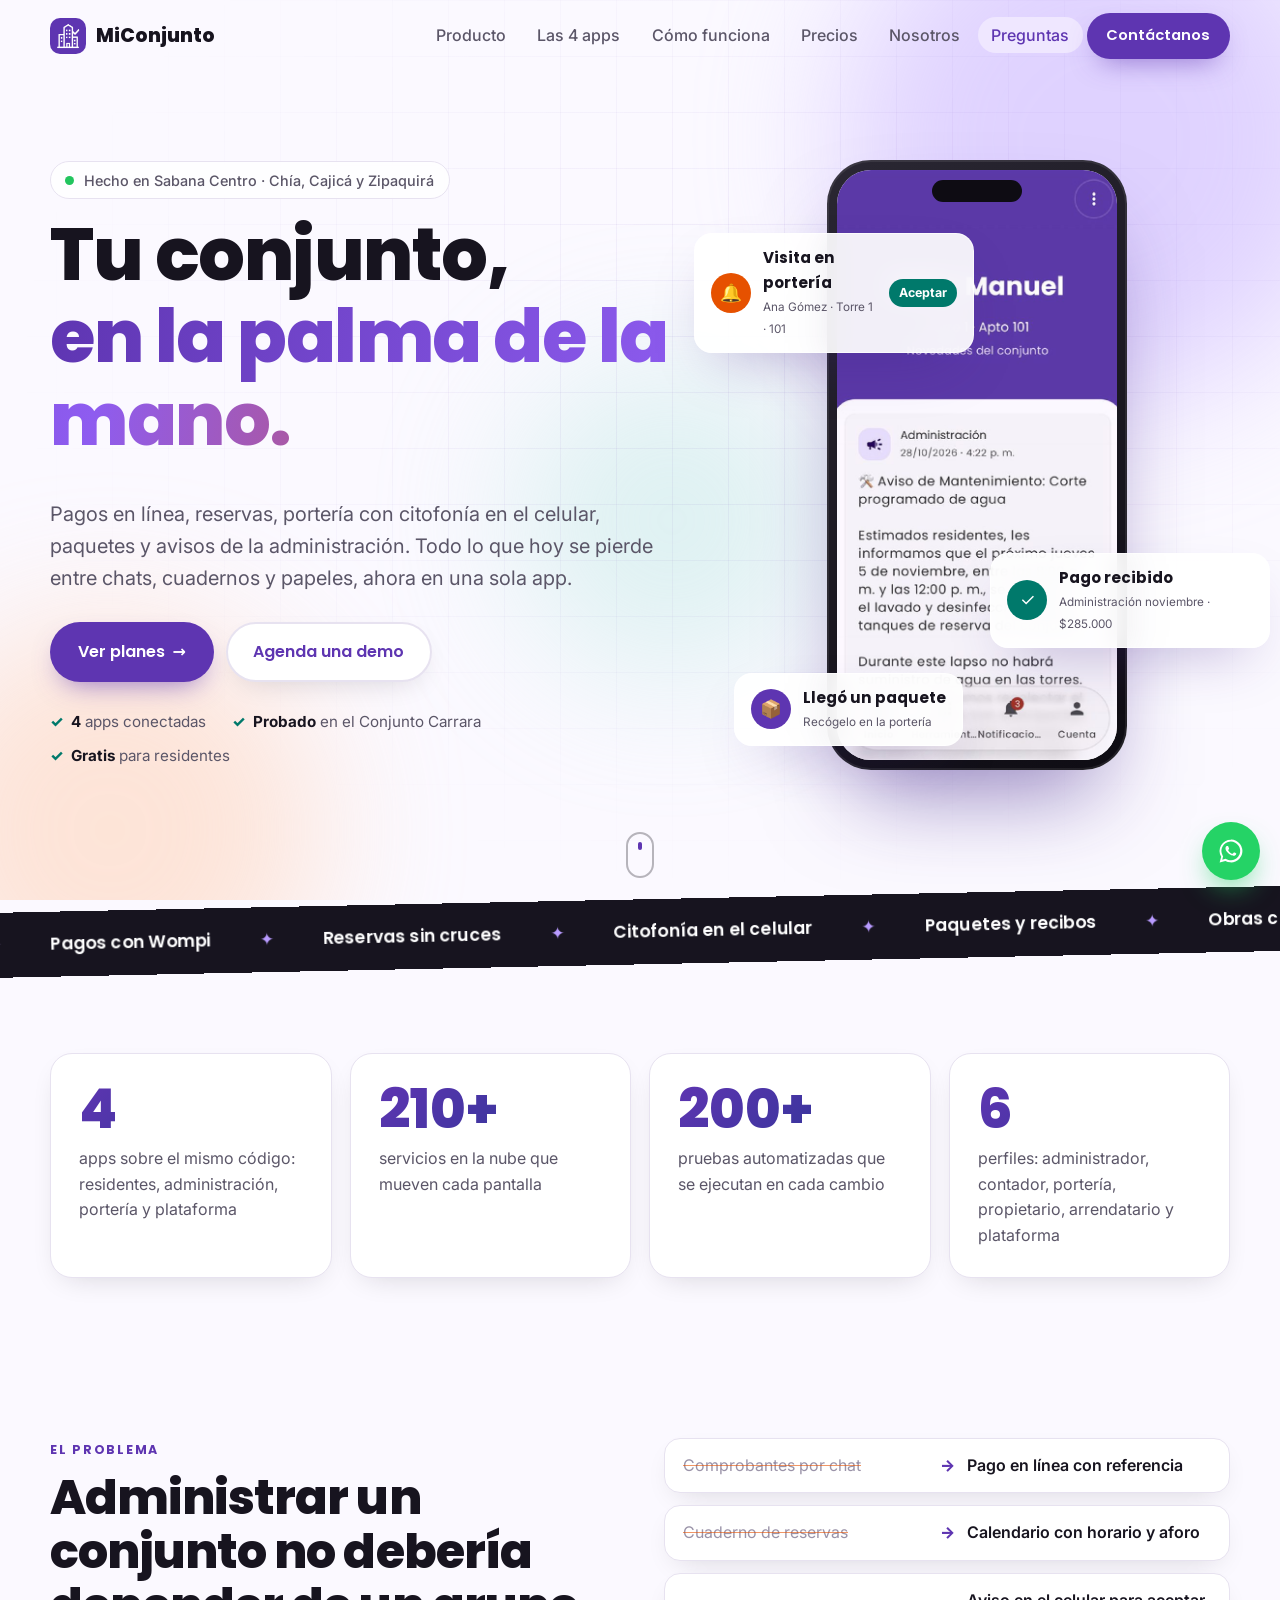
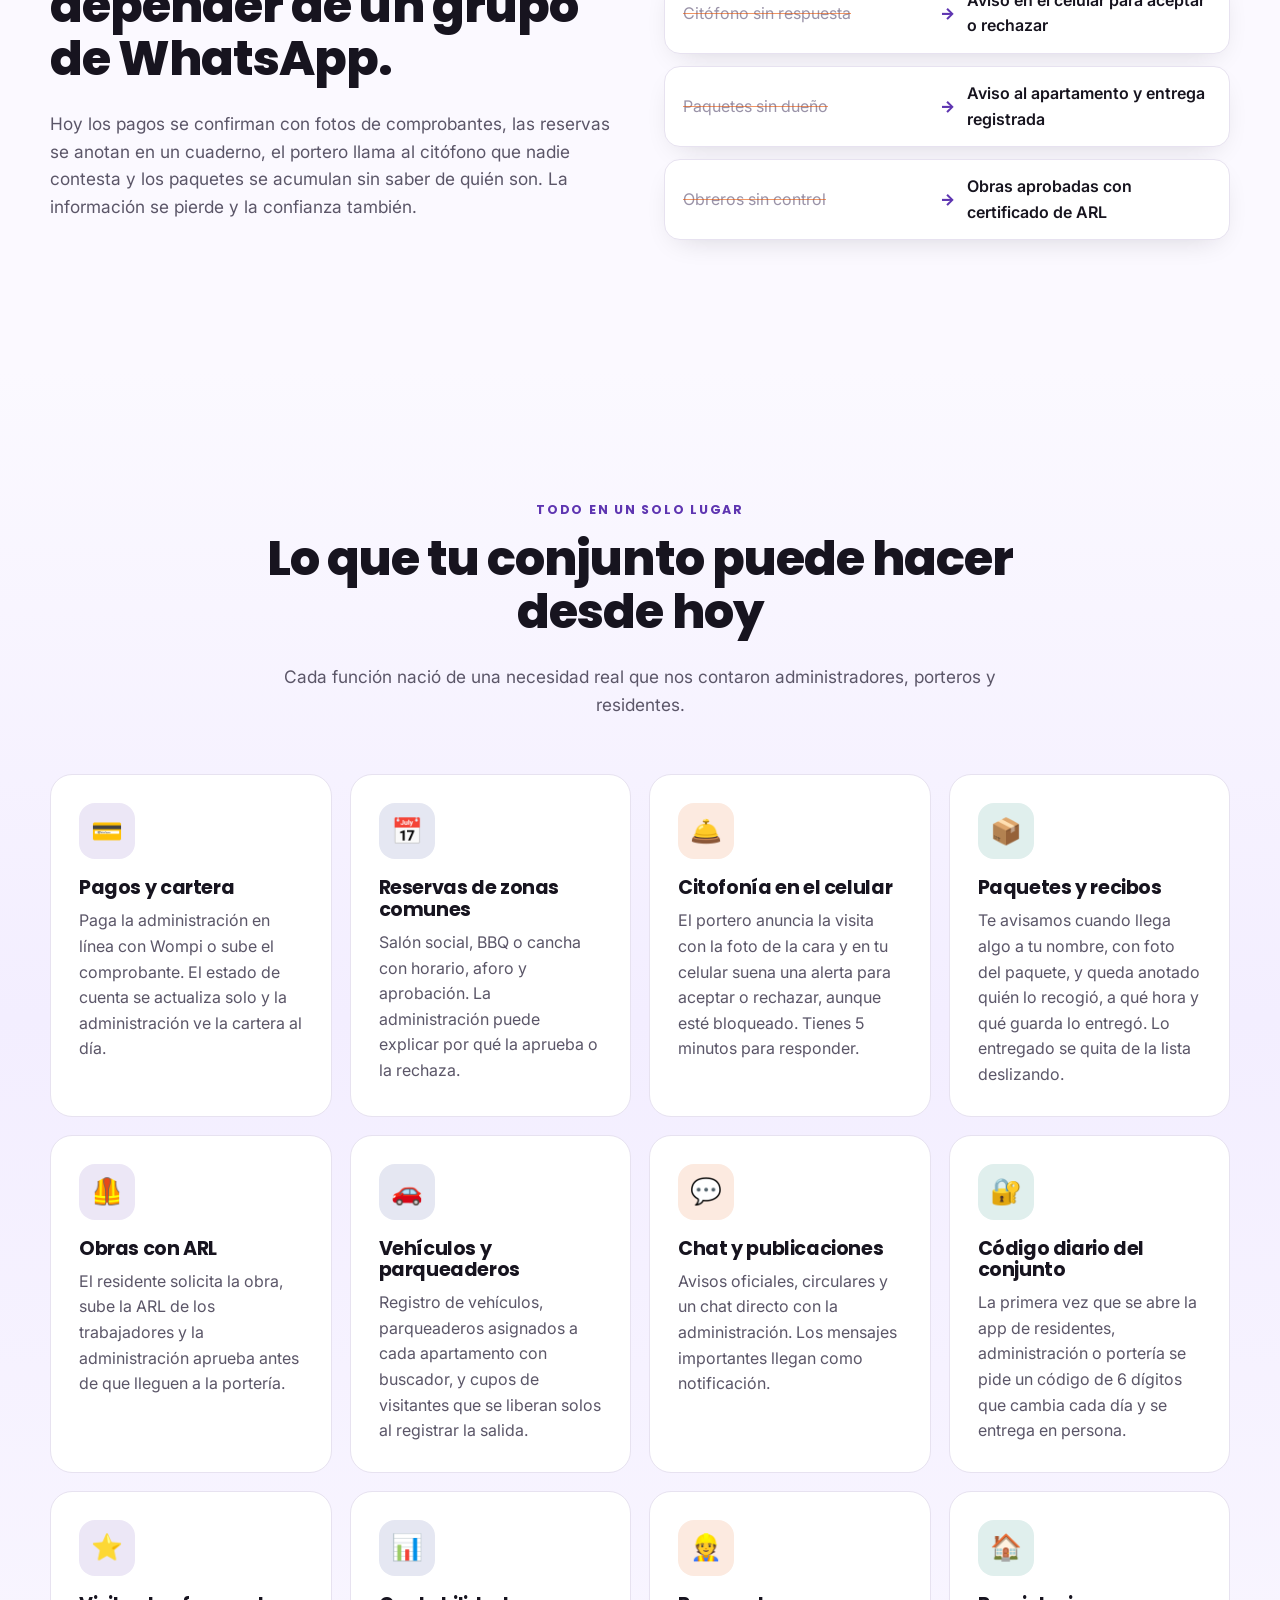
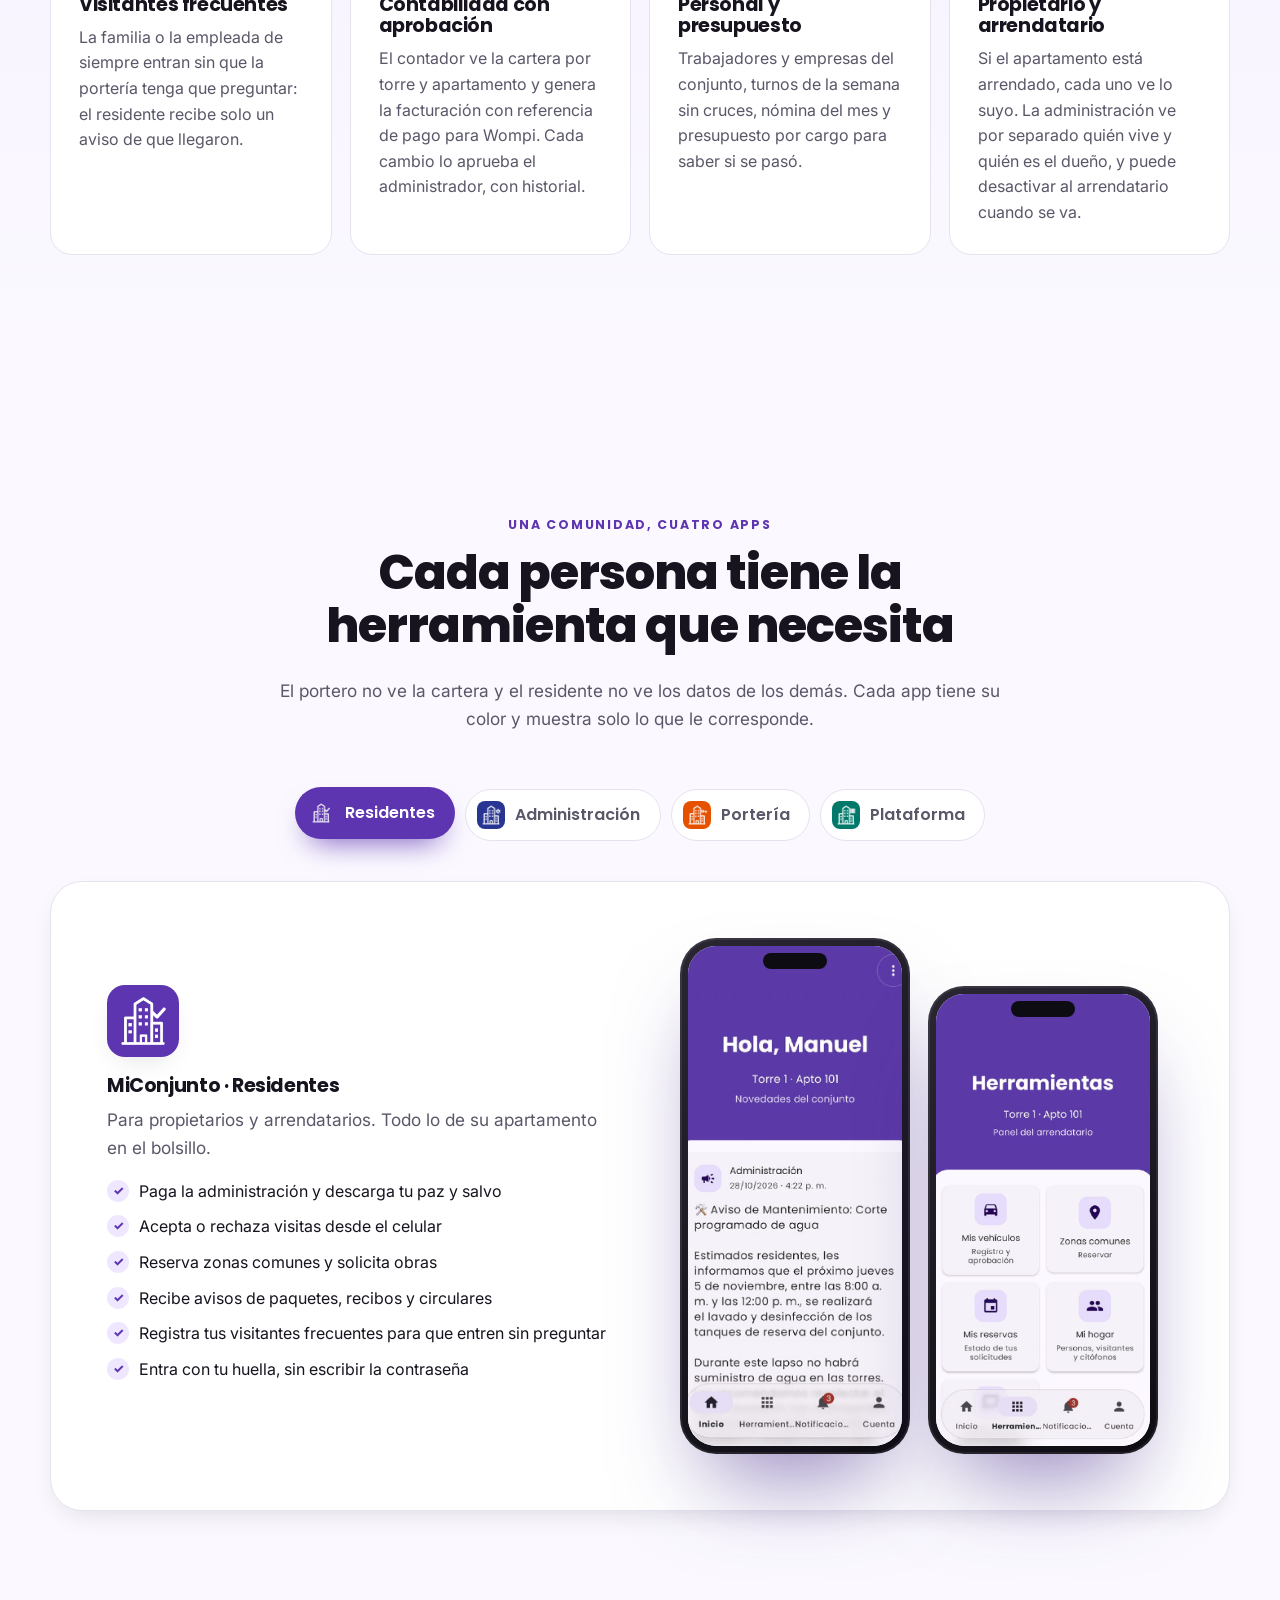
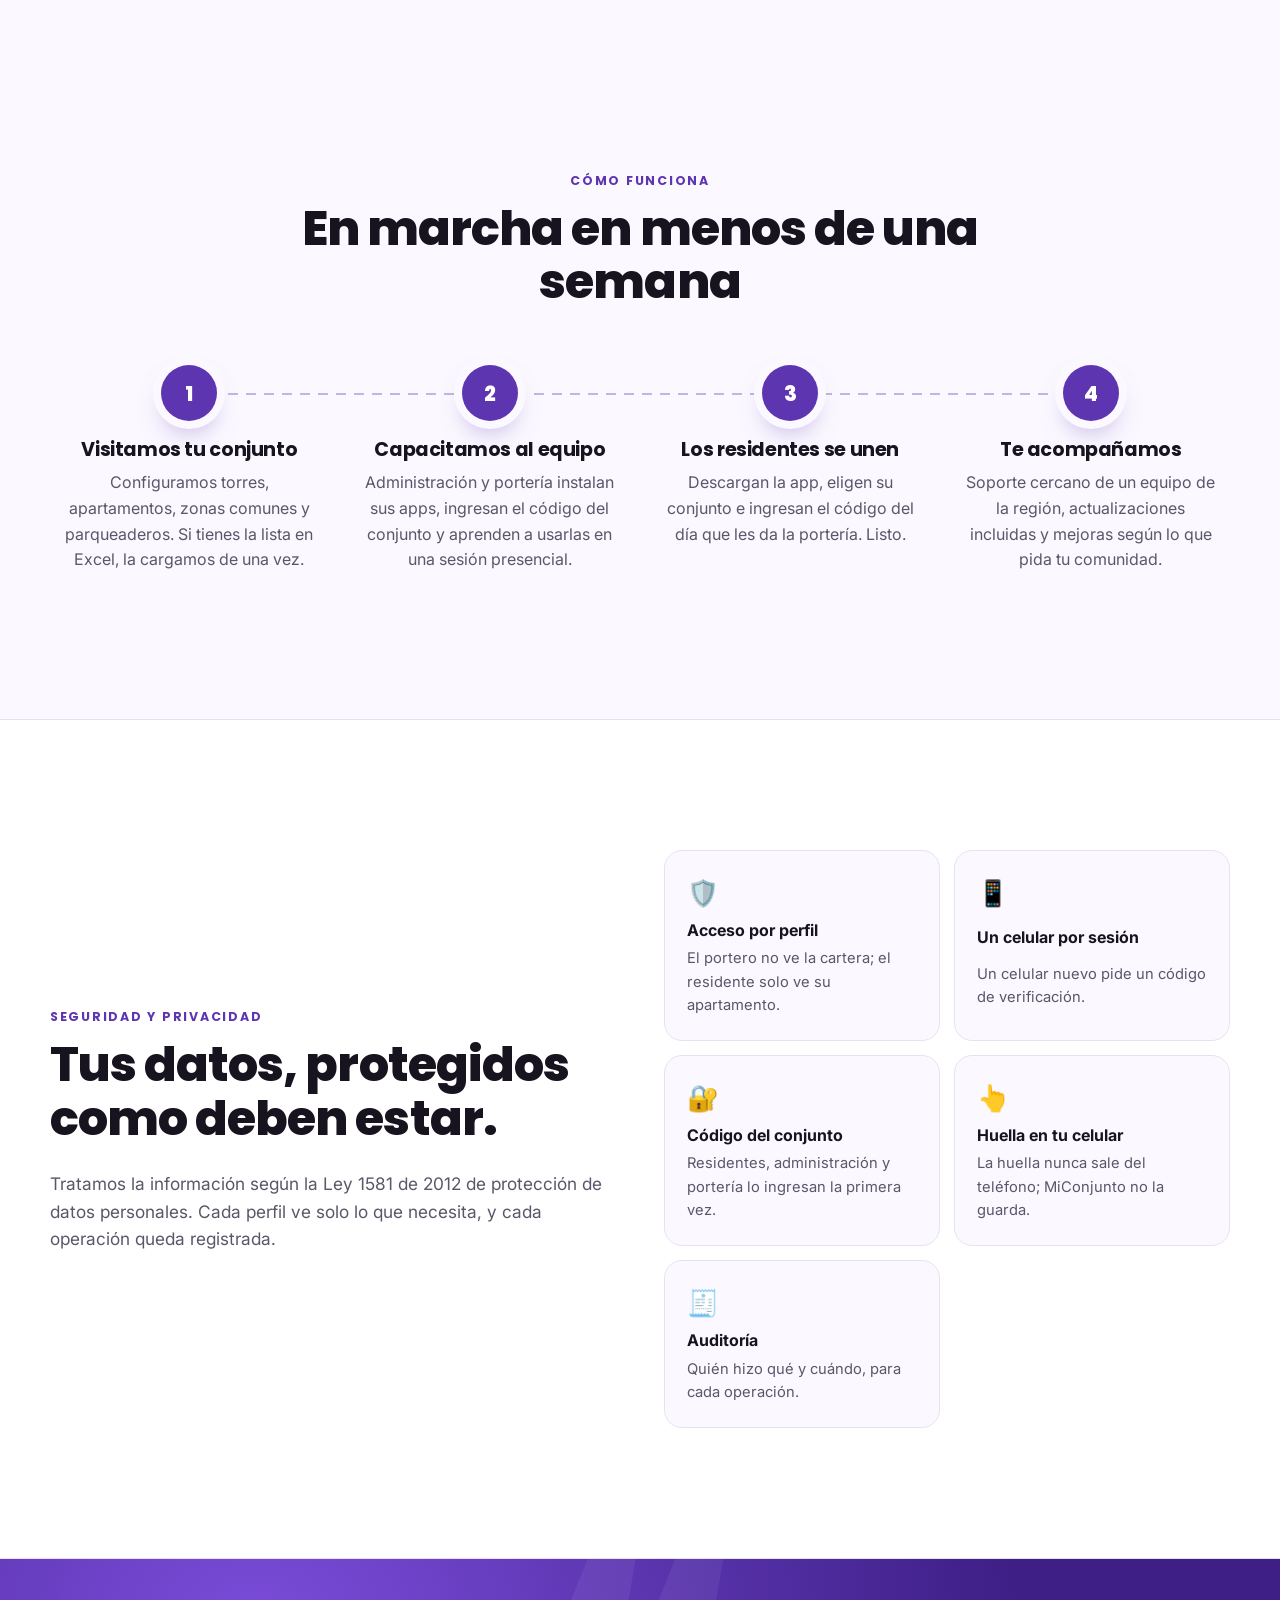
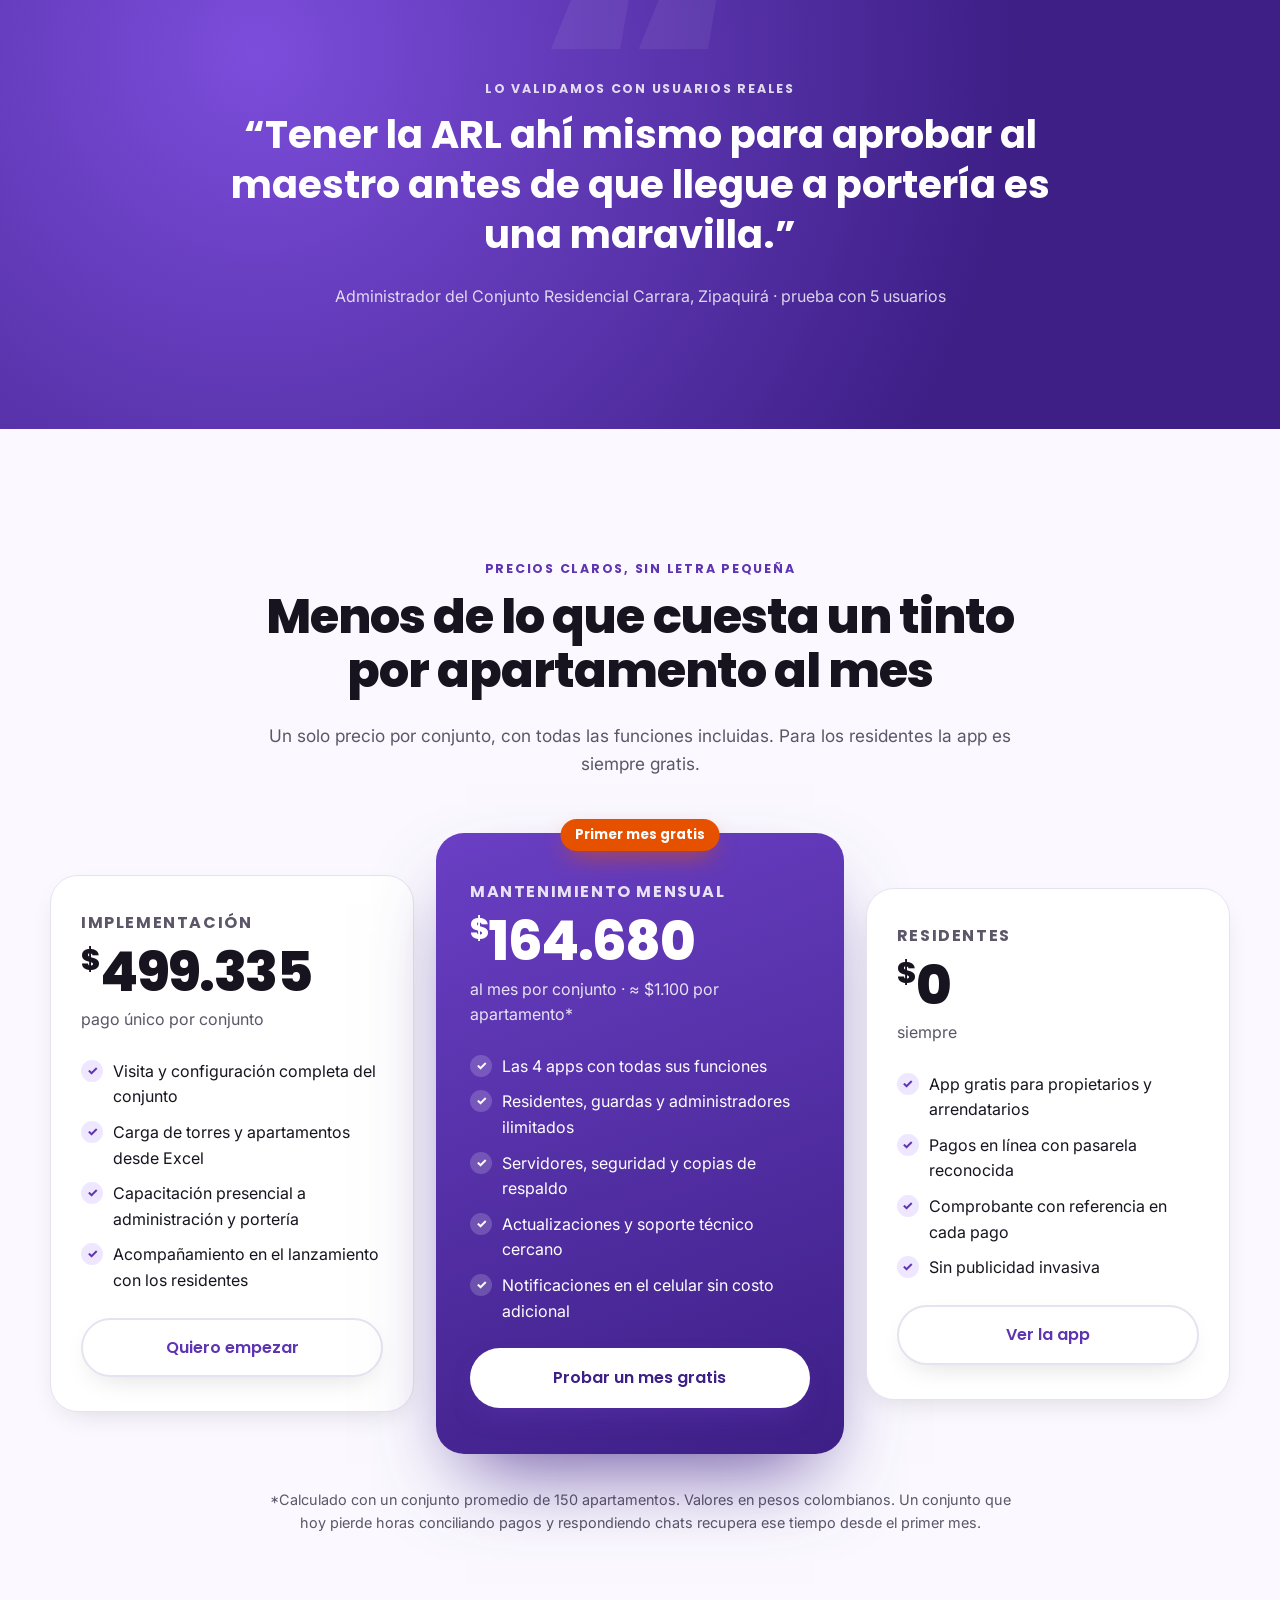
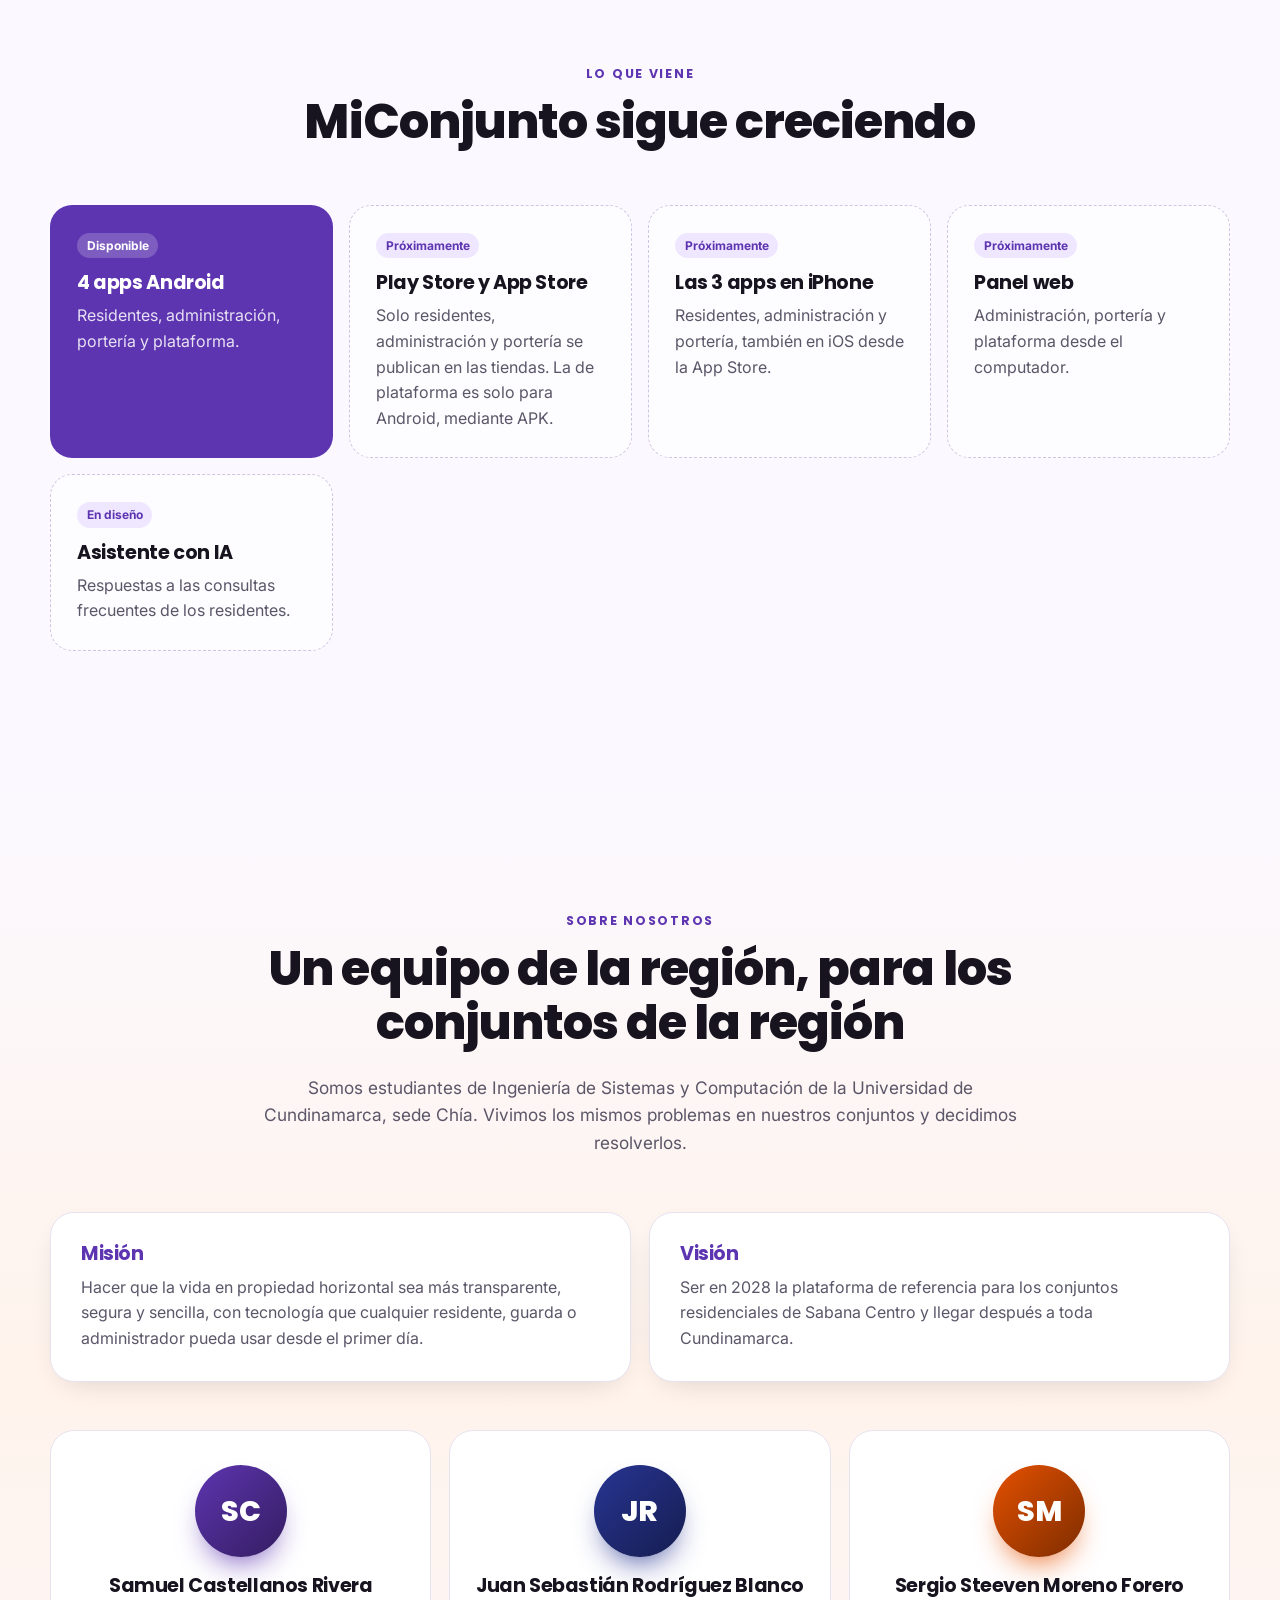
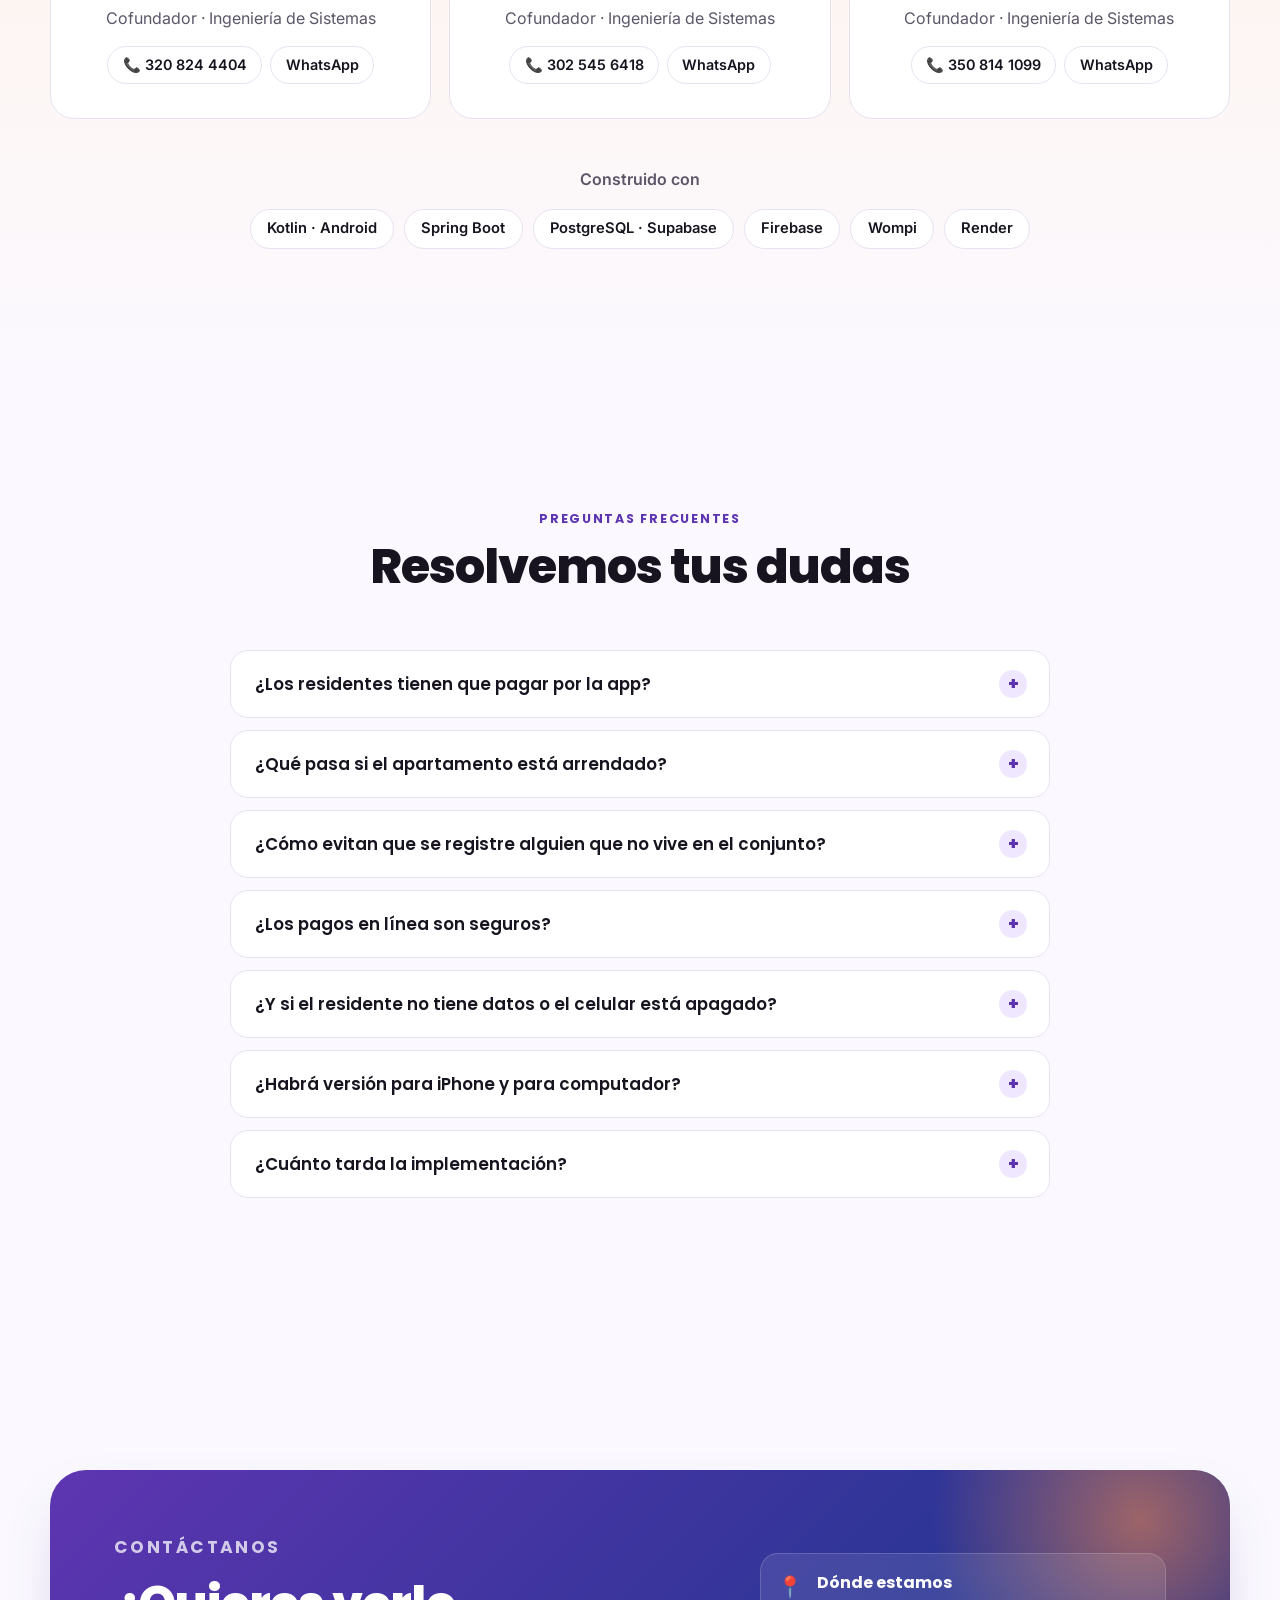
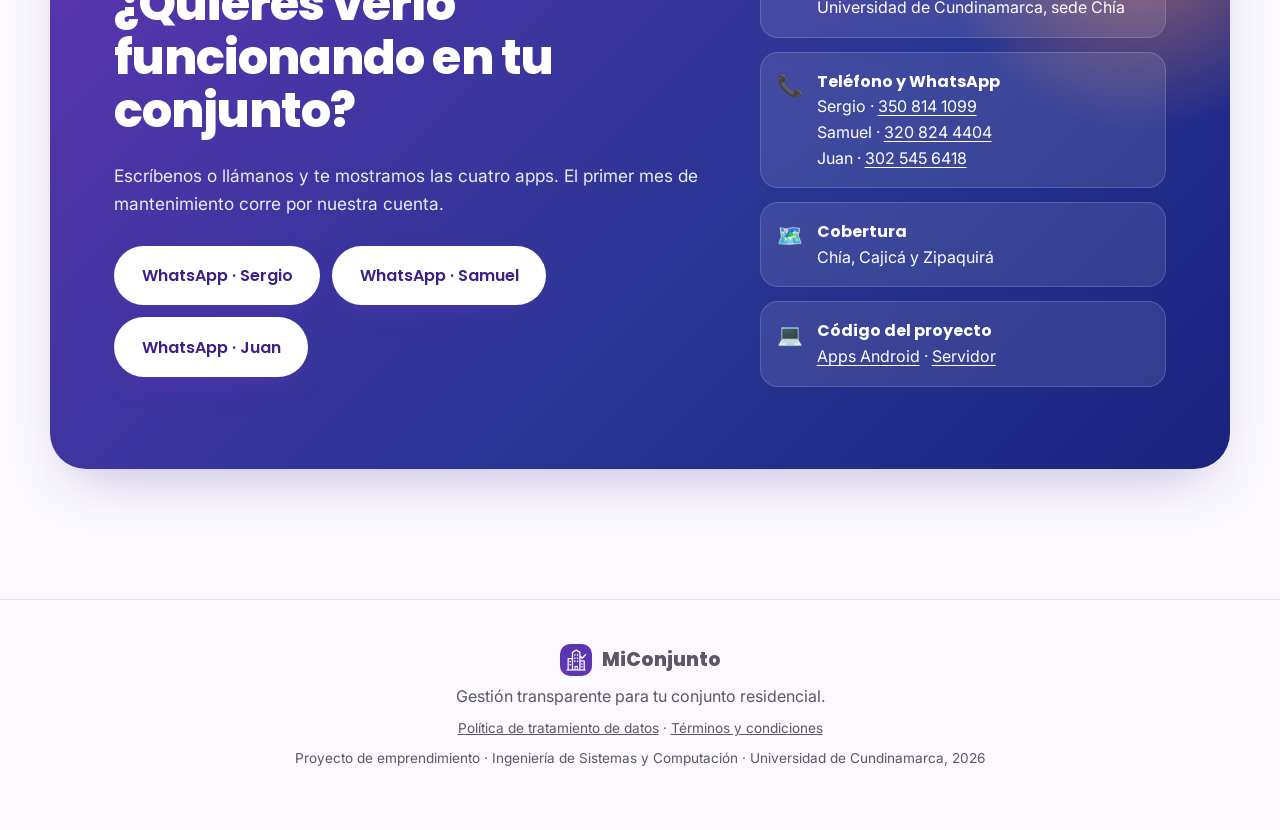
<file: index.html>
<!DOCTYPE html>
<html lang="es">
<head>
<meta charset="utf-8">
<meta name="viewport" content="width=device-width, initial-scale=1">
<meta name="color-scheme" content="light">
<title>MiConjunto · La administración de tu conjunto, en el celular</title>
<meta name="description" content="MiConjunto digitaliza los conjuntos residenciales: pagos en línea, reservas, portería con citofonía en el celular, correspondencia, obras con ARL y comunicación con la administración. Cuatro apps, una sola comunidad.">
<meta name="theme-color" content="#5E35B1">
<meta property="og:title" content="MiConjunto · Tu conjunto, en la palma de la mano">
<meta property="og:description" content="Pagos, reservas, portería, correspondencia y avisos de tu conjunto residencial en una sola app.">
<meta property="og:image" content="img/logo-residente.png">
<link rel="icon" href="img/logo-residente.png">
<link rel="preconnect" href="https://fonts.googleapis.com">
<link rel="preconnect" href="https://fonts.gstatic.com" crossorigin>
<link href="https://fonts.googleapis.com/css2?family=Poppins:wght@500;600;700;800&family=Inter:wght@400;500;600;700&display=swap" rel="stylesheet">
<link rel="stylesheet" href="estilos.css?v=4">
</head>
<body>
<div class="progreso" aria-hidden="true"></div>

<header class="barra" id="barra">
  <nav class="envoltura barra-contenido" aria-label="Principal">
    <a class="marca" href="#inicio" aria-label="MiConjunto, inicio">
      <img src="img/logo-residente.png" alt="" width="36" height="36">
      <span>MiConjunto</span>
    </a>
    <button class="menu-boton" aria-expanded="false" aria-controls="menu" aria-label="Abrir el menú">
      <span></span><span></span><span></span>
    </button>
    <ul class="menu" id="menu">
      <li><a href="#producto">Producto</a></li>
      <li><a href="#apps">Las 4 apps</a></li>
      <li><a href="#como">Cómo funciona</a></li>
      <li><a href="#precios">Precios</a></li>
      <li><a href="#nosotros">Nosotros</a></li>
      <li><a href="#preguntas">Preguntas</a></li>
      <li><a class="boton boton-pequeno" href="#contacto">Contáctanos</a></li>
    </ul>
  </nav>
</header>

<main>
  <!-- ============ PORTADA ============ -->
  <section class="portada" id="inicio">
    <div class="fondo-animado" aria-hidden="true">
      <span class="mancha m1"></span><span class="mancha m2"></span><span class="mancha m3"></span>
      <div class="rejilla"></div>
    </div>
    <div class="envoltura portada-grid">
      <div class="portada-texto">
        <p class="etiqueta aparecer"><span class="punto-vivo"></span> Hecho en Sabana Centro · Chía, Cajicá y Zipaquirá</p>
        <h1 class="aparecer">Tu conjunto,<br><span class="degradado" id="rotativo">en la palma de la mano.</span></h1>
        <p class="lead aparecer">Pagos en línea, reservas, portería con citofonía en el celular, paquetes y avisos de la administración. Todo lo que hoy se pierde entre chats, cuadernos y papeles, ahora en una sola app.</p>
        <div class="acciones aparecer">
          <a class="boton" href="#precios">Ver planes <span aria-hidden="true">→</span></a>
          <a class="boton boton-claro" href="https://wa.me/573508141099?text=Hola%2C%20quiero%20conocer%20MiConjunto" target="_blank" rel="noopener">Agenda una demo</a>
        </div>
        <ul class="confianza aparecer">
          <li><b>4</b> apps conectadas</li>
          <li><b>Probado</b> en el Conjunto Carrara</li>
          <li><b>Gratis</b> para residentes</li>
        </ul>
      </div>

      <div class="portada-visual" aria-label="Vista de la app de residentes">
        <div class="telefono inclinable">
          <div class="telefono-pantalla">
            <img src="img/residente-inicio.jpg?v=2" alt="Inicio de la app de residentes con los avisos de la administración" width="600" height="1220">
          </div>
        </div>
        <div class="tarjeta-flotante f1">
          <span class="icono-circulo naranja">🔔</span>
          <div><b>Visita en portería</b><small>Ana Gómez · Torre 1 · 101</small></div>
          <span class="mini-boton">Aceptar</span>
        </div>
        <div class="tarjeta-flotante f2">
          <span class="icono-circulo verde">✓</span>
          <div><b>Pago recibido</b><small>Administración noviembre · $285.000</small></div>
        </div>
        <div class="tarjeta-flotante f3">
          <span class="icono-circulo morado">📦</span>
          <div><b>Llegó un paquete</b><small>Recógelo en la portería</small></div>
        </div>
      </div>
    </div>
    <a class="bajar" href="#cifras" aria-label="Bajar"><span></span></a>
  </section>

  <!-- ============ CINTA ============ -->
  <div class="cinta" aria-hidden="true">
    <div class="cinta-pista">
      <span>Pagos con Wompi</span><span>Reservas sin cruces</span><span>Citofonía en el celular</span><span>Paquetes y recibos</span><span>Obras con ARL</span><span>Parqueaderos</span><span>Chat con la administración</span><span>Código diario del conjunto</span><span>Visitantes frecuentes</span><span>Contabilidad con aprobación</span><span>Turnos y nómina</span>
      <span>Pagos con Wompi</span><span>Reservas sin cruces</span><span>Citofonía en el celular</span><span>Paquetes y recibos</span><span>Obras con ARL</span><span>Parqueaderos</span><span>Chat con la administración</span><span>Código diario del conjunto</span><span>Visitantes frecuentes</span><span>Contabilidad con aprobación</span><span>Turnos y nómina</span>
    </div>
  </div>

  <!-- ============ CIFRAS ============ -->
  <section class="cifras" id="cifras">
    <div class="envoltura cifras-grid">
      <div class="cifra revelar"><span class="numero" data-contar="4">0</span><p>apps sobre el mismo código: residentes, administración, portería y plataforma</p></div>
      <div class="cifra revelar"><span class="numero" data-contar="210" data-mas="+">0</span><p>servicios en la nube que mueven cada pantalla</p></div>
      <div class="cifra revelar"><span class="numero" data-contar="200" data-mas="+">0</span><p>pruebas automatizadas que se ejecutan en cada cambio</p></div>
      <div class="cifra revelar"><span class="numero" data-contar="6">0</span><p>perfiles: administrador, contador, portería, propietario, arrendatario y plataforma</p></div>
    </div>
  </section>

  <!-- ============ PROBLEMA ============ -->
  <section class="seccion problema" id="producto">
    <div class="envoltura dos-columnas">
      <div class="revelar">
        <p class="marca-pequena">El problema</p>
        <h2>Administrar un conjunto no debería depender de un grupo de WhatsApp.</h2>
        <p class="texto-suave">Hoy los pagos se confirman con fotos de comprobantes, las reservas se anotan en un cuaderno, el portero llama al citófono que nadie contesta y los paquetes se acumulan sin saber de quién son. La información se pierde y la confianza también.</p>
      </div>
      <ul class="antes-despues revelar">
        <li><span class="antes">Comprobantes por chat</span><span class="flecha">→</span><span class="despues">Pago en línea con referencia</span></li>
        <li><span class="antes">Cuaderno de reservas</span><span class="flecha">→</span><span class="despues">Calendario con horario y aforo</span></li>
        <li><span class="antes">Citófono sin respuesta</span><span class="flecha">→</span><span class="despues">Aviso en el celular para aceptar o rechazar</span></li>
        <li><span class="antes">Paquetes sin dueño</span><span class="flecha">→</span><span class="despues">Aviso al apartamento y entrega registrada</span></li>
        <li><span class="antes">Obreros sin control</span><span class="flecha">→</span><span class="despues">Obras aprobadas con certificado de ARL</span></li>
      </ul>
    </div>
  </section>

  <!-- ============ FUNCIONES ============ -->
  <section class="seccion funciones-seccion">
    <div class="envoltura">
      <div class="seccion-titulo revelar">
        <p class="marca-pequena">Todo en un solo lugar</p>
        <h2>Lo que tu conjunto puede hacer desde hoy</h2>
        <p class="texto-suave">Cada función nació de una necesidad real que nos contaron administradores, porteros y residentes.</p>
      </div>
      <div class="funciones">
        <article class="funcion revelar" style="--c:#5E35B1">
          <div class="funcion-icono">💳</div>
          <h3>Pagos y cartera</h3>
          <p>Paga la administración en línea con Wompi o sube el comprobante. El estado de cuenta se actualiza solo y la administración ve la cartera al día.</p>
        </article>
        <article class="funcion revelar" style="--c:#283593">
          <div class="funcion-icono">📅</div>
          <h3>Reservas de zonas comunes</h3>
          <p>Salón social, BBQ o cancha con horario, aforo y aprobación. La administración puede explicar por qué la aprueba o la rechaza.</p>
        </article>
        <article class="funcion revelar" style="--c:#E65100">
          <div class="funcion-icono">🛎️</div>
          <h3>Citofonía en el celular</h3>
          <p>El portero anuncia la visita con la foto de la cara y en tu celular suena una alerta para aceptar o rechazar, aunque esté bloqueado. Tienes 5 minutos para responder.</p>
        </article>
        <article class="funcion revelar" style="--c:#00796B">
          <div class="funcion-icono">📦</div>
          <h3>Paquetes y recibos</h3>
          <p>Te avisamos cuando llega algo a tu nombre, con foto del paquete, y queda anotado quién lo recogió, a qué hora y qué guarda lo entregó. Lo entregado se quita de la lista deslizando.</p>
        </article>
        <article class="funcion revelar" style="--c:#5E35B1">
          <div class="funcion-icono">🦺</div>
          <h3>Obras con ARL</h3>
          <p>El residente solicita la obra, sube la ARL de los trabajadores y la administración aprueba antes de que lleguen a la portería.</p>
        </article>
        <article class="funcion revelar" style="--c:#283593">
          <div class="funcion-icono">🚗</div>
          <h3>Vehículos y parqueaderos</h3>
          <p>Registro de vehículos, parqueaderos asignados a cada apartamento con buscador, y cupos de visitantes que se liberan solos al registrar la salida.</p>
        </article>
        <article class="funcion revelar" style="--c:#E65100">
          <div class="funcion-icono">💬</div>
          <h3>Chat y publicaciones</h3>
          <p>Avisos oficiales, circulares y un chat directo con la administración. Los mensajes importantes llegan como notificación.</p>
        </article>
        <article class="funcion revelar" style="--c:#00796B">
          <div class="funcion-icono">🔐</div>
          <h3>Código diario del conjunto</h3>
          <p>La primera vez que se abre la app de residentes, administración o portería se pide un código de 6 dígitos que cambia cada día y se entrega en persona.</p>
        </article>
        <article class="funcion revelar" style="--c:#5E35B1">
          <div class="funcion-icono">⭐</div>
          <h3>Visitantes frecuentes</h3>
          <p>La familia o la empleada de siempre entran sin que la portería tenga que preguntar: el residente recibe solo un aviso de que llegaron.</p>
        </article>
        <article class="funcion revelar" style="--c:#283593">
          <div class="funcion-icono">📊</div>
          <h3>Contabilidad con aprobación</h3>
          <p>El contador ve la cartera por torre y apartamento y genera la facturación con referencia de pago para Wompi. Cada cambio lo aprueba el administrador, con historial.</p>
        </article>
        <article class="funcion revelar" style="--c:#E65100">
          <div class="funcion-icono">👷</div>
          <h3>Personal y presupuesto</h3>
          <p>Trabajadores y empresas del conjunto, turnos de la semana sin cruces, nómina del mes y presupuesto por cargo para saber si se pasó.</p>
        </article>
        <article class="funcion revelar" style="--c:#00796B">
          <div class="funcion-icono">🏠</div>
          <h3>Propietario y arrendatario</h3>
          <p>Si el apartamento está arrendado, cada uno ve lo suyo. La administración ve por separado quién vive y quién es el dueño, y puede desactivar al arrendatario cuando se va.</p>
        </article>
      </div>
    </div>
  </section>

  <!-- ============ APPS ============ -->
  <section class="seccion apps-seccion" id="apps">
    <div class="envoltura">
      <div class="seccion-titulo revelar">
        <p class="marca-pequena">Una comunidad, cuatro apps</p>
        <h2>Cada persona tiene la herramienta que necesita</h2>
        <p class="texto-suave">El portero no ve la cartera y el residente no ve los datos de los demás. Cada app tiene su color y muestra solo lo que le corresponde.</p>
      </div>
      <div class="pestanas revelar" role="tablist" aria-label="Apps de MiConjunto">
        <button role="tab" aria-selected="true" aria-controls="app-residente" id="tab-residente" data-color="#5E35B1"><img src="img/logo-residente.png" alt="" width="28" height="28">Residentes</button>
        <button role="tab" aria-selected="false" aria-controls="app-admin" id="tab-admin" data-color="#283593" tabindex="-1"><img src="img/logo-admin.png" alt="" width="28" height="28">Administración</button>
        <button role="tab" aria-selected="false" aria-controls="app-porteria" id="tab-porteria" data-color="#E65100" tabindex="-1"><img src="img/logo-porteria.png" alt="" width="28" height="28">Portería</button>
        <button role="tab" aria-selected="false" aria-controls="app-plataforma" id="tab-plataforma" data-color="#00796B" tabindex="-1"><img src="img/logo-plataforma.png" alt="" width="28" height="28">Plataforma</button>
      </div>

      <div class="paneles">
        <div class="panel activo" role="tabpanel" id="app-residente" aria-labelledby="tab-residente">
          <div class="panel-texto">
            <img class="panel-logo" src="img/logo-residente.png" alt="Logo de la app MiConjunto para residentes" width="72" height="72">
            <h3>MiConjunto · Residentes</h3>
            <p>Para propietarios y arrendatarios. Todo lo de su apartamento en el bolsillo.</p>
            <ul class="lista-chequeo">
              <li>Paga la administración y descarga tu paz y salvo</li>
              <li>Acepta o rechaza visitas desde el celular</li>
              <li>Reserva zonas comunes y solicita obras</li>
              <li>Recibe avisos de paquetes, recibos y circulares</li>
              <li>Registra tus visitantes frecuentes para que entren sin preguntar</li>
              <li>Entra con tu huella, sin escribir la contraseña</li>
            </ul>
          </div>
          <div class="panel-imagenes">
            <div class="telefono pequeno"><div class="telefono-pantalla"><img src="img/residente-inicio.jpg?v=2" alt="Inicio de la app de residentes" loading="lazy"></div></div>
            <div class="telefono pequeno desplazado"><div class="telefono-pantalla"><img src="img/residente-herramientas.jpg" alt="Herramientas de la app de residentes" loading="lazy"></div></div>
          </div>
        </div>

        <div class="panel" role="tabpanel" id="app-admin" aria-labelledby="tab-admin" hidden>
          <div class="panel-texto">
            <img class="panel-logo" src="img/logo-admin.png" alt="Logo de la app de administración" width="72" height="72">
            <h3>MiConjunto Admin</h3>
            <p>Para el administrador, el consejo y el contador. Control total con menos trabajo.</p>
            <ul class="lista-chequeo">
              <li>Cartera en tiempo real y pagos verificados</li>
              <li>Contador con cartera por torre y apartamento y facturación con referencia de pago</li>
              <li>Aprueba lo del contador, reservas y obras, con historial de aprobaciones</li>
              <li>Directorio con arrendatario y propietario por separado</li>
              <li>Personal: trabajadores, turnos, nómina y presupuesto</li>
              <li>Parqueaderos asignados a cada apartamento</li>
            </ul>
          </div>
          <div class="panel-imagenes">
            <div class="telefono pequeno"><div class="telefono-pantalla"><img src="img/admin-inicio.jpg" alt="Inicio de la app de administración" loading="lazy"></div></div>
            <div class="telefono pequeno desplazado"><div class="telefono-pantalla"><img src="img/admin-herramientas.jpg" alt="Herramientas de la app de administración" loading="lazy"></div></div>
          </div>
        </div>

        <div class="panel" role="tabpanel" id="app-porteria" aria-labelledby="tab-porteria" hidden>
          <div class="panel-texto">
            <img class="panel-logo" src="img/logo-porteria.png" alt="Logo de la app de portería" width="72" height="72">
            <h3>MiConjunto Portería</h3>
            <p>Para los guardas de turno. Rápida, clara y sin datos de cartera.</p>
            <ul class="lista-chequeo">
              <li>Anuncia visitas a pie o en vehículo, con la foto del visitante</li>
              <li>Los visitantes frecuentes entran sin preguntar</li>
              <li>Asigna el parqueadero de visitantes libre</li>
              <li>Registra paquetes con foto y entregas con el nombre de quien recoge</li>
              <li>Directorio por torre y apartamento</li>
              <li>Minuta del turno y quién está dentro del conjunto</li>
            </ul>
          </div>
          <div class="panel-imagenes">
            <div class="telefono pequeno maqueta naranja-fondo">
              <div class="maqueta-pantalla">
                <p class="maqueta-titulo">Portería</p>
                <div class="maqueta-metricas"><span><b>3</b>visitas dentro</span><span><b>5</b>paquetes</span><span><b>2</b>parqueaderos</span><span><b>12</b>hoy</span></div>
                <div class="maqueta-visita"><b>Juan Pérez</b><small>Torre 2 · Apto 304 · ABC123</small><em class="estado ok">Autorizada</em></div>
                <div class="maqueta-visita"><b>Domicilio Rappi</b><small>Torre 1 · Apto 101</small><em class="estado espera">Esperando respuesta</em></div>
              </div>
            </div>
          </div>
        </div>

        <div class="panel" role="tabpanel" id="app-plataforma" aria-labelledby="tab-plataforma" hidden>
          <div class="panel-texto">
            <img class="panel-logo" src="img/logo-plataforma.png" alt="Logo de la app de plataforma" width="72" height="72">
            <h3>MiConjunto Plataforma</h3>
            <p>Para nuestro equipo. Así damos soporte a todos los conjuntos. No está en las tiendas: es solo para Android y se instala por APK.</p>
            <ul class="lista-chequeo">
              <li>Panel con las cifras de todos los conjuntos</li>
              <li>Alta de conjuntos y de sus administradores</li>
              <li>Auditoría completa de cada operación</li>
              <li>Límite de celulares por conjunto</li>
              <li>Soporte sin entrar a los datos privados</li>
            </ul>
          </div>
          <div class="panel-imagenes">
            <div class="telefono pequeno maqueta verde-fondo">
              <div class="maqueta-pantalla">
                <p class="maqueta-titulo">Plataforma</p>
                <div class="maqueta-metricas"><span><b>20</b>conjuntos</span><span><b>3.000</b>aptos</span><span><b>1.200</b>pagos/mes</span><span><b>6</b>perfiles</span></div>
                <div class="maqueta-visita"><b>Conjunto Carrara</b><small>Zipaquirá · 160 apartamentos</small><em class="estado ok">Activo</em></div>
                <div class="maqueta-visita"><b>Inicio de sesión</b><small>admin · hace 2 min</small><em class="estado espera">Auditoría</em></div>
              </div>
            </div>
          </div>
        </div>
      </div>
    </div>
  </section>

  <!-- ============ CÓMO FUNCIONA ============ -->
  <section class="seccion como" id="como">
    <div class="envoltura">
      <div class="seccion-titulo revelar">
        <p class="marca-pequena">Cómo funciona</p>
        <h2>En marcha en menos de una semana</h2>
      </div>
      <ol class="linea-tiempo">
        <li class="revelar"><span class="paso-numero">1</span><h3>Visitamos tu conjunto</h3><p>Configuramos torres, apartamentos, zonas comunes y parqueaderos. Si tienes la lista en Excel, la cargamos de una vez.</p></li>
        <li class="revelar"><span class="paso-numero">2</span><h3>Capacitamos al equipo</h3><p>Administración y portería instalan sus apps, ingresan el código del conjunto y aprenden a usarlas en una sesión presencial.</p></li>
        <li class="revelar"><span class="paso-numero">3</span><h3>Los residentes se unen</h3><p>Descargan la app, eligen su conjunto e ingresan el código del día que les da la portería. Listo.</p></li>
        <li class="revelar"><span class="paso-numero">4</span><h3>Te acompañamos</h3><p>Soporte cercano de un equipo de la región, actualizaciones incluidas y mejoras según lo que pida tu comunidad.</p></li>
      </ol>
    </div>
  </section>

  <!-- ============ SEGURIDAD ============ -->
  <section class="seccion seguridad-seccion">
    <div class="envoltura dos-columnas">
      <div class="revelar">
        <p class="marca-pequena">Seguridad y privacidad</p>
        <h2>Tus datos, protegidos como deben estar.</h2>
        <p class="texto-suave">Tratamos la información según la Ley 1581 de 2012 de protección de datos personales. Cada perfil ve solo lo que necesita, y cada operación queda registrada.</p>
      </div>
      <div class="sellos revelar">
        <div class="sello"><span>🛡️</span><b>Acceso por perfil</b><small>El portero no ve la cartera; el residente solo ve su apartamento.</small></div>
        <div class="sello"><span>📱</span><b>Un celular por sesión</b><small>Un celular nuevo pide un código de verificación.</small></div>
        <div class="sello"><span>🔐</span><b>Código del conjunto</b><small>Residentes, administración y portería lo ingresan la primera vez.</small></div>
        <div class="sello"><span>👆</span><b>Huella en tu celular</b><small>La huella nunca sale del teléfono; MiConjunto no la guarda.</small></div>
        <div class="sello"><span>🧾</span><b>Auditoría</b><small>Quién hizo qué y cuándo, para cada operación.</small></div>
      </div>
    </div>
  </section>

  <!-- ============ TESTIMONIO ============ -->
  <section class="testimonio">
    <div class="envoltura revelar">
      <p class="marca-pequena claro">Lo validamos con usuarios reales</p>
      <blockquote>
        <p>“Tener la ARL ahí mismo para aprobar al maestro antes de que llegue a portería es una maravilla.”</p>
        <footer>Administrador del Conjunto Residencial Carrara, Zipaquirá · prueba con 5 usuarios</footer>
      </blockquote>
    </div>
  </section>

  <!-- ============ PRECIOS ============ -->
  <section class="seccion precios-seccion" id="precios">
    <div class="envoltura">
      <div class="seccion-titulo revelar">
        <p class="marca-pequena">Precios claros, sin letra pequeña</p>
        <h2>Menos de lo que cuesta un tinto por apartamento al mes</h2>
        <p class="texto-suave">Un solo precio por conjunto, con todas las funciones incluidas. Para los residentes la app es siempre gratis.</p>
      </div>
      <div class="planes">
        <article class="plan revelar">
          <p class="plan-nombre">Implementación</p>
          <p class="plan-precio"><span class="moneda">$</span><span data-contar="500000" data-miles="1">0</span></p>
          <p class="plan-periodo">pago único por conjunto</p>
          <ul class="lista-chequeo">
            <li>Visita y configuración completa del conjunto</li>
            <li>Carga de torres y apartamentos desde Excel</li>
            <li>Capacitación presencial a administración y portería</li>
            <li>Acompañamiento en el lanzamiento con los residentes</li>
          </ul>
          <a class="boton boton-claro ancho" href="#contacto">Quiero empezar</a>
        </article>
        <article class="plan destacado revelar">
          <span class="cinta-plan">Primer mes gratis</span>
          <p class="plan-nombre">Mantenimiento mensual</p>
          <p class="plan-precio"><span class="moneda">$</span><span data-contar="164900" data-miles="1">0</span></p>
          <p class="plan-periodo">al mes por conjunto · ≈ $1.100 por apartamento*</p>
          <ul class="lista-chequeo">
            <li>Las 4 apps con todas sus funciones</li>
            <li>Residentes, guardas y administradores ilimitados</li>
            <li>Servidores, seguridad y copias de respaldo</li>
            <li>Actualizaciones y soporte técnico cercano</li>
            <li>Notificaciones en el celular sin costo adicional</li>
          </ul>
          <a class="boton ancho" href="https://wa.me/573508141099?text=Hola%2C%20quiero%20el%20primer%20mes%20gratis%20de%20MiConjunto" target="_blank" rel="noopener">Probar un mes gratis</a>
        </article>
        <article class="plan revelar">
          <p class="plan-nombre">Residentes</p>
          <p class="plan-precio"><span class="moneda">$</span>0</p>
          <p class="plan-periodo">siempre</p>
          <ul class="lista-chequeo">
            <li>App gratis para propietarios y arrendatarios</li>
            <li>Pagos en línea con pasarela reconocida</li>
            <li>Comprobante con referencia en cada pago</li>
            <li>Sin publicidad invasiva</li>
          </ul>
          <a class="boton boton-claro ancho" href="#apps">Ver la app</a>
        </article>
      </div>
      <p class="nota-precio">*Calculado con un conjunto promedio de 150 apartamentos. Valores en pesos colombianos. Un conjunto que hoy pierde horas conciliando pagos y respondiendo chats recupera ese tiempo desde el primer mes.</p>
    </div>
  </section>

  <!-- ============ HOJA DE RUTA ============ -->
  <section class="seccion ruta">
    <div class="envoltura">
      <div class="seccion-titulo revelar">
        <p class="marca-pequena">Lo que viene</p>
        <h2>MiConjunto sigue creciendo</h2>
      </div>
      <div class="ruta-grid">
        <div class="ruta-item hecho revelar"><span class="ruta-estado">Disponible</span><h3>4 apps Android</h3><p>Residentes, administración, portería y plataforma.</p></div>
        <div class="ruta-item revelar"><span class="ruta-estado">Próximamente</span><h3>Play Store y App Store</h3><p>Solo residentes, administración y portería se publican en las tiendas. La de plataforma es solo para Android, mediante APK.</p></div>
        <div class="ruta-item revelar"><span class="ruta-estado">Próximamente</span><h3>Las 3 apps en iPhone</h3><p>Residentes, administración y portería, también en iOS desde la App Store.</p></div>
        <div class="ruta-item revelar"><span class="ruta-estado">Próximamente</span><h3>Panel web</h3><p>Administración, portería y plataforma desde el computador.</p></div>
        <div class="ruta-item revelar"><span class="ruta-estado">En diseño</span><h3>Asistente con IA</h3><p>Respuestas a las consultas frecuentes de los residentes.</p></div>
      </div>
    </div>
  </section>

  <!-- ============ NOSOTROS ============ -->
  <section class="seccion nosotros" id="nosotros">
    <div class="envoltura">
      <div class="seccion-titulo revelar">
        <p class="marca-pequena">Sobre nosotros</p>
        <h2>Un equipo de la región, para los conjuntos de la región</h2>
        <p class="texto-suave">Somos estudiantes de Ingeniería de Sistemas y Computación de la Universidad de Cundinamarca, sede Chía. Vivimos los mismos problemas en nuestros conjuntos y decidimos resolverlos.</p>
      </div>
      <div class="mision-vision">
        <div class="mv revelar"><h3>Misión</h3><p>Hacer que la vida en propiedad horizontal sea más transparente, segura y sencilla, con tecnología que cualquier residente, guarda o administrador pueda usar desde el primer día.</p></div>
        <div class="mv revelar"><h3>Visión</h3><p>Ser en 2028 la plataforma de referencia para los conjuntos residenciales de Sabana Centro y llegar después a toda Cundinamarca.</p></div>
      </div>
      <div class="equipo">
        <article class="persona revelar">
          <div class="avatar" style="--c:#5E35B1">SC</div>
          <h3>Samuel Castellanos Rivera</h3>
          <p>Cofundador · Ingeniería de Sistemas</p>
          <p class="persona-contacto"><a href="tel:+573208244404">📞 320 824 4404</a><a href="https://wa.me/573208244404?text=Hola%2C%20quiero%20conocer%20MiConjunto" target="_blank" rel="noopener">WhatsApp</a></p>
        </article>
        <article class="persona revelar">
          <div class="avatar" style="--c:#283593">JR</div>
          <h3>Juan Sebastián Rodríguez Blanco</h3>
          <p>Cofundador · Ingeniería de Sistemas</p>
          <p class="persona-contacto"><a href="tel:+573025456418">📞 302 545 6418</a><a href="https://wa.me/573025456418?text=Hola%2C%20quiero%20conocer%20MiConjunto" target="_blank" rel="noopener">WhatsApp</a></p>
        </article>
        <article class="persona revelar">
          <div class="avatar" style="--c:#E65100">SM</div>
          <h3>Sergio Steeven Moreno Forero</h3>
          <p>Cofundador · Ingeniería de Sistemas</p>
          <p class="persona-contacto"><a href="tel:+573508141099">📞 350 814 1099</a><a href="https://wa.me/573508141099?text=Hola%2C%20quiero%20conocer%20MiConjunto" target="_blank" rel="noopener">WhatsApp</a></p>
        </article>
      </div>
      <div class="tecnologia revelar">
        <p>Construido con</p>
        <ul><li>Kotlin · Android</li><li>Spring Boot</li><li>PostgreSQL · Supabase</li><li>Firebase</li><li>Wompi</li><li>Render</li></ul>
      </div>
    </div>
  </section>

  <!-- ============ PREGUNTAS ============ -->
  <section class="seccion preguntas" id="preguntas">
    <div class="envoltura estrecha">
      <div class="seccion-titulo revelar">
        <p class="marca-pequena">Preguntas frecuentes</p>
        <h2>Resolvemos tus dudas</h2>
      </div>
      <details class="revelar"><summary>¿Los residentes tienen que pagar por la app?</summary><p>No. El conjunto paga el mantenimiento mensual y la app es gratis para todos los propietarios y arrendatarios.</p></details>
      <details class="revelar"><summary>¿Qué pasa si el apartamento está arrendado?</summary><p>El arrendatario recibe las visitas, los paquetes y los avisos del día a día; el propietario recibe lo que le corresponde a él, como la cartera y las asambleas. Cuando el arrendatario se va, la administración lo desactiva (y lo puede activar otra vez) o lo elimina.</p></details>
      <details class="revelar"><summary>¿Cómo evitan que se registre alguien que no vive en el conjunto?</summary><p>La primera vez que se abre la app hay que ingresar el código de 6 dígitos del conjunto, que cambia cada día y solo se entrega en persona en la portería o la administración. Lo mismo pasa con las apps de administración y portería.</p></details>
      <details class="revelar"><summary>¿Los pagos en línea son seguros?</summary><p>Se hacen con Wompi, una pasarela de pagos colombiana reconocida. MiConjunto nunca ve ni guarda los datos de tu tarjeta.</p></details>
      <details class="revelar"><summary>¿Y si el residente no tiene datos o el celular está apagado?</summary><p>La portería puede registrar la visita como siempre y comunicarse con el apartamento; todo queda anotado en la minuta del turno.</p></details>
      <details class="revelar"><summary>¿Habrá versión para iPhone y para computador?</summary><p>Sí. Las apps de residentes, administración y portería estarán en Play Store y App Store, y vendrá un panel web para administración, portería y plataforma. La app de plataforma es solo para nuestro equipo y solo para Android, mediante APK.</p></details>
      <details class="revelar"><summary>¿Cuánto tarda la implementación?</summary><p>Normalmente menos de una semana: una visita para configurar el conjunto, una capacitación y el lanzamiento con los residentes.</p></details>
    </div>
  </section>

  <!-- ============ CONTACTO ============ -->
  <section class="seccion contacto" id="contacto">
    <div class="envoltura">
      <div class="contacto-tarjeta revelar">
        <div>
          <p class="marca-pequena claro">Contáctanos</p>
          <h2>¿Quieres verlo funcionando en tu conjunto?</h2>
          <p>Escríbenos o llámanos y te mostramos las cuatro apps. El primer mes de mantenimiento corre por nuestra cuenta.</p>
          <div class="acciones">
            <a class="boton boton-blanco" href="https://wa.me/573508141099?text=Hola%2C%20quiero%20conocer%20MiConjunto" target="_blank" rel="noopener">WhatsApp · Sergio</a>
            <a class="boton boton-blanco" href="https://wa.me/573208244404?text=Hola%2C%20quiero%20conocer%20MiConjunto" target="_blank" rel="noopener">WhatsApp · Samuel</a>
            <a class="boton boton-blanco" href="https://wa.me/573025456418?text=Hola%2C%20quiero%20conocer%20MiConjunto" target="_blank" rel="noopener">WhatsApp · Juan</a>
          </div>
        </div>
        <ul class="datos-contacto">
          <li><span>📍</span><div><b>Dónde estamos</b>Universidad de Cundinamarca, sede Chía</div></li>
          <li><span>📞</span><div><b>Teléfono y WhatsApp</b>Sergio · <a href="tel:+573508141099">350 814 1099</a><br>Samuel · <a href="tel:+573208244404">320 824 4404</a><br>Juan · <a href="tel:+573025456418">302 545 6418</a></div></li>
          <li><span>🗺️</span><div><b>Cobertura</b>Chía, Cajicá y Zipaquirá</div></li>
          <li><span>💻</span><div><b>Código del proyecto</b><a href="https://github.com/samucr27/Conjunto-Fronted" target="_blank" rel="noopener">Apps Android</a> · <a href="https://github.com/sjjrodriguez/Conjunto-Backend" target="_blank" rel="noopener">Servidor</a></div></li>
        </ul>
      </div>
    </div>
  </section>
</main>

<footer class="pie">
  <div class="envoltura pie-grid">
    <a class="marca" href="#inicio"><img src="img/logo-residente.png" alt="" width="32" height="32"><span>MiConjunto</span></a>
    <p>Gestión transparente para tu conjunto residencial.</p>
    <p class="pie-pequeno"><a href="privacidad.html">Política de tratamiento de datos</a> · <a href="terminos.html">Términos y condiciones</a></p>
    <p class="pie-pequeno">Proyecto de emprendimiento · Ingeniería de Sistemas y Computación · Universidad de Cundinamarca, 2026</p>
  </div>
</footer>

<a class="whatsapp-flotante" href="https://wa.me/573508141099?text=Hola%2C%20quiero%20conocer%20MiConjunto" target="_blank" rel="noopener" aria-label="Escríbenos por WhatsApp">
  <svg viewBox="0 0 32 32" width="28" height="28" aria-hidden="true"><path fill="currentColor" d="M16 3a13 13 0 0 0-11.2 19.6L3 29l6.6-1.7A13 13 0 1 0 16 3zm0 23.7c-2 0-4-.6-5.7-1.6l-.4-.2-3.9 1 1-3.8-.3-.4A10.7 10.7 0 1 1 16 26.7zm5.9-8c-.3-.2-1.9-1-2.2-1-.3-.1-.5-.2-.7.2l-1 1.2c-.2.2-.4.2-.7.1-.3-.2-1.4-.5-2.6-1.6-1-.9-1.6-1.9-1.8-2.2-.2-.3 0-.5.1-.7l.5-.6.3-.5v-.5l-1-2.4c-.3-.6-.5-.5-.7-.5h-.6c-.2 0-.5 0-.8.4-.3.3-1 1-1 2.5s1.1 2.9 1.2 3.1c.2.2 2.1 3.2 5.1 4.5 2.5 1 3 .8 3.6.8.6-.1 1.9-.8 2.1-1.5.3-.7.3-1.3.2-1.5l-.6-.3z"/></svg>
</a>

<script src="app.js?v=4" defer></script>
</body>
</html>
</file>
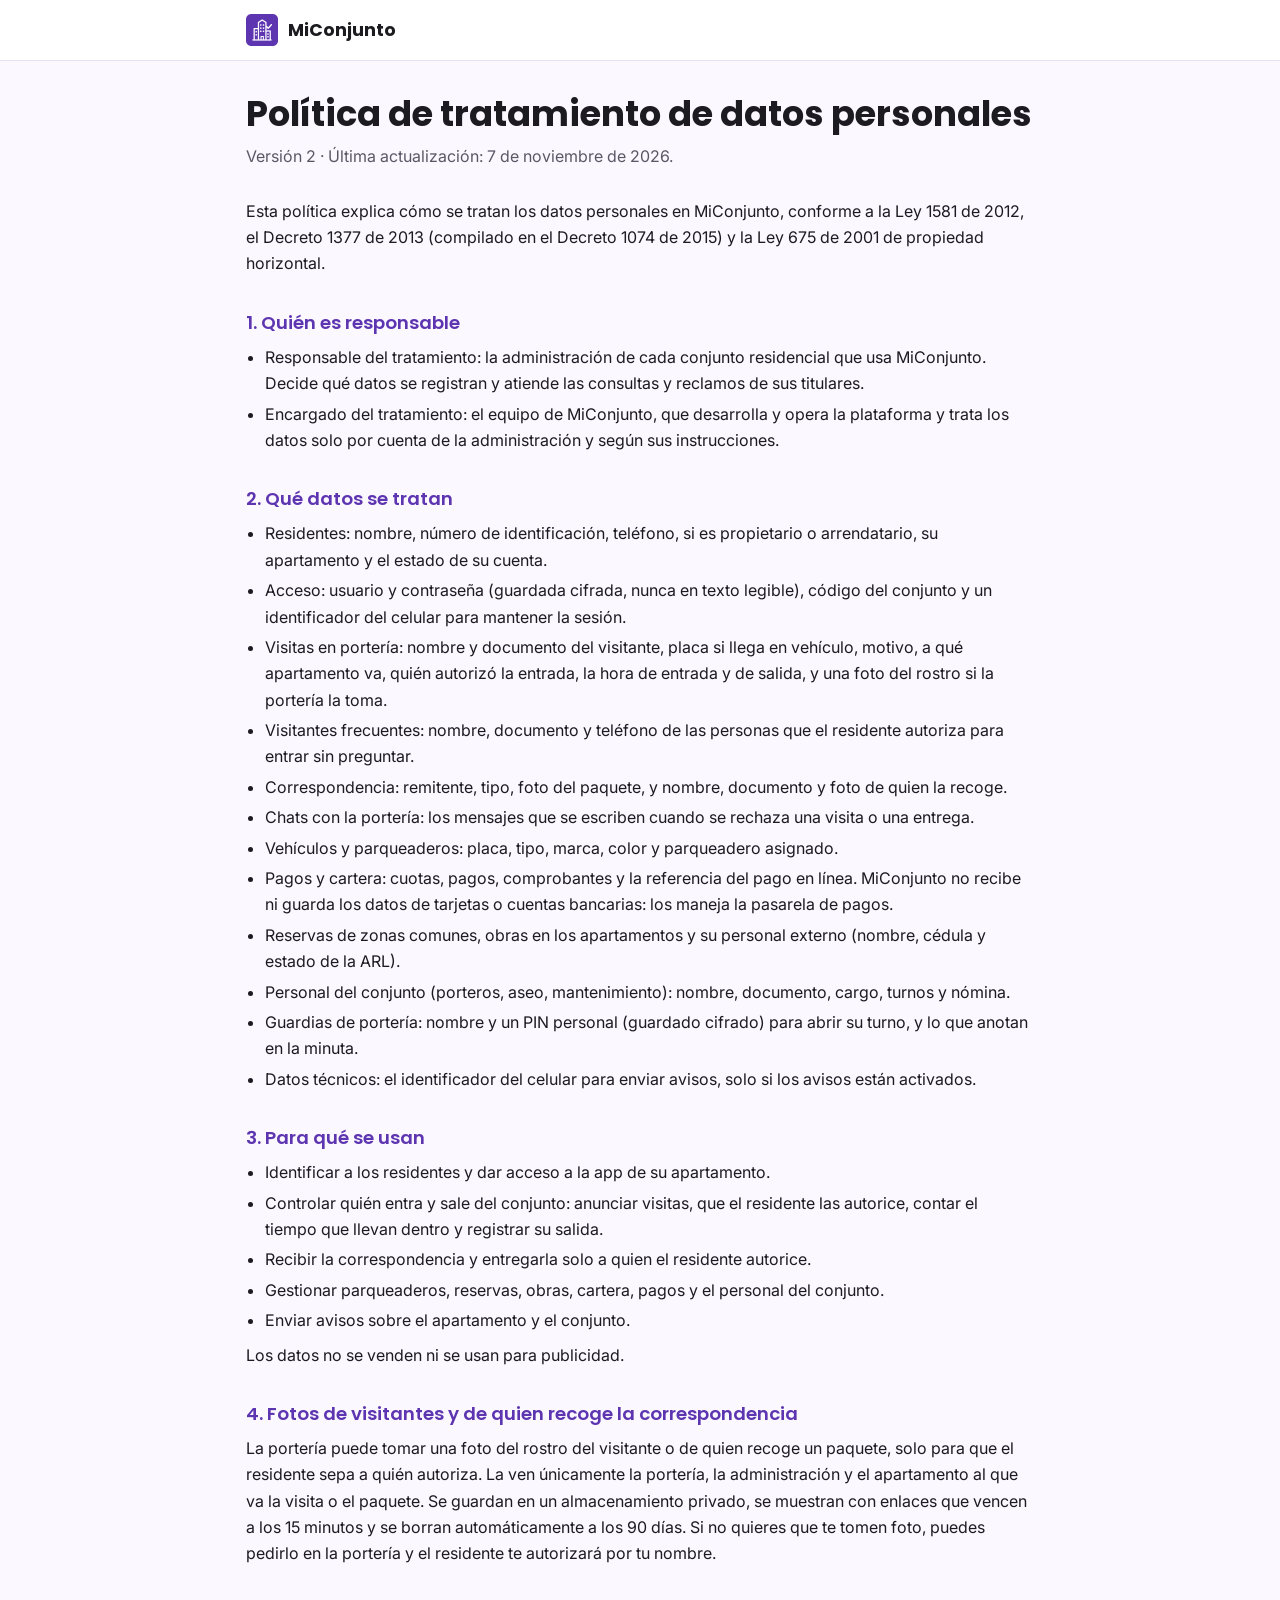
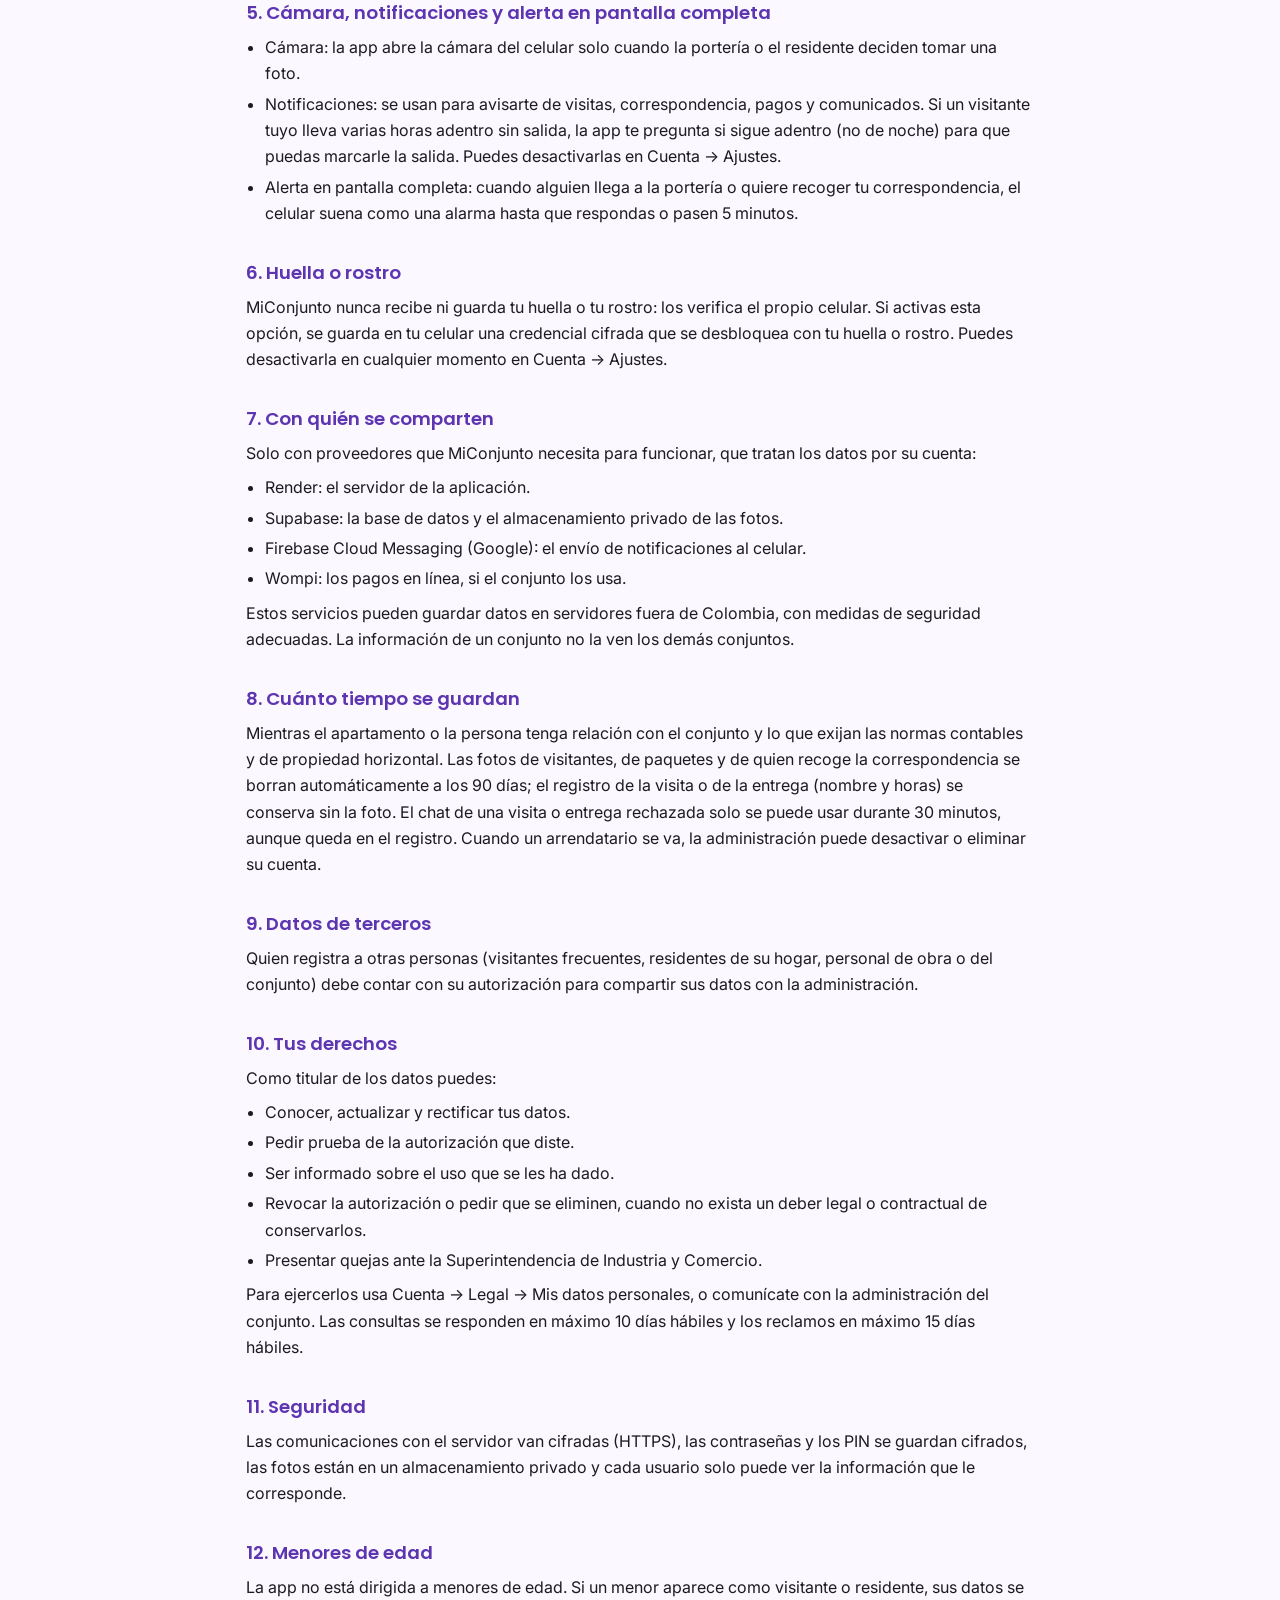
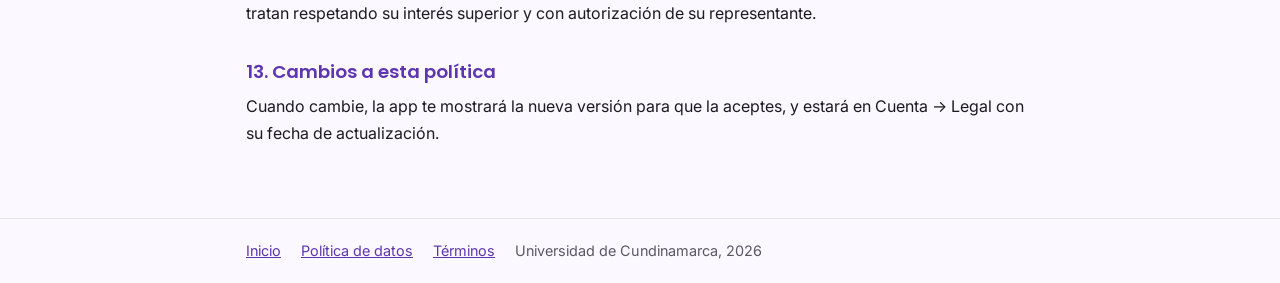
<file: privacidad.html>
<!DOCTYPE html>
<html lang="es">
<head>
<meta charset="utf-8">
<meta name="viewport" content="width=device-width, initial-scale=1">
<meta name="color-scheme" content="light">
<title>Política de tratamiento de datos personales · MiConjunto</title>
<meta name="description" content="Cómo MiConjunto trata los datos personales de residentes, visitantes y personal del conjunto.">
<meta name="theme-color" content="#5E35B1">
<link rel="icon" href="img/logo-residente.png">
<link rel="preconnect" href="https://fonts.googleapis.com">
<link rel="preconnect" href="https://fonts.gstatic.com" crossorigin>
<link href="https://fonts.googleapis.com/css2?family=Poppins:wght@600;700&family=Inter:wght@400;500;600&display=swap" rel="stylesheet">
<style>
  :root { --morado: #5E35B1; --texto: #1C1B1F; --suave: #5B5866; --fondo: #FBF8FF; --linea: #E7E0F0; }
  * { box-sizing: border-box; }
  body { margin: 0; background: var(--fondo); color: var(--texto); font: 16px/1.65 Inter, system-ui, sans-serif; }
  header { background: #fff; border-bottom: 1px solid var(--linea); }
  .barra { max-width: 820px; margin: 0 auto; padding: 14px 16px; display: flex; align-items: center; gap: 10px; }
  .barra a { display: flex; align-items: center; gap: 10px; color: var(--texto); text-decoration: none; font: 700 1.1rem Poppins, sans-serif; }
  main { max-width: 820px; margin: 0 auto; padding: 32px 16px 64px; }
  h1 { font: 700 clamp(1.6rem, 4vw, 2.2rem)/1.2 Poppins, sans-serif; margin: 0 0 8px; }
  .fecha { color: var(--suave); margin: 0 0 28px; }
  h2 { font: 600 1.15rem Poppins, sans-serif; color: var(--morado); margin: 32px 0 8px; }
  ul { padding-left: 1.2em; margin: 8px 0; }
  li { margin: 4px 0; }
  p { margin: 8px 0; }
  footer { border-top: 1px solid var(--linea); color: var(--suave); font-size: .9rem; }
  footer div { max-width: 820px; margin: 0 auto; padding: 20px 16px; display: flex; flex-wrap: wrap; gap: 8px 20px; }
  footer a { color: var(--morado); }
</style>
</head>
<body>
<header><div class="barra"><a href="index.html"><img src="img/logo-residente.png" alt="" width="32" height="32">MiConjunto</a></div></header>
<main>
<h1>Política de tratamiento de datos personales</h1>
<p class="fecha">Versión 2 · Última actualización: 7 de noviembre de 2026.</p>
<p>Esta política explica cómo se tratan los datos personales en MiConjunto, conforme a la Ley 1581 de 2012, el Decreto 1377 de 2013 (compilado en el Decreto 1074 de 2015) y la Ley 675 de 2001 de propiedad horizontal.</p>
<h2>1. Quién es responsable</h2>
<ul>
<li>Responsable del tratamiento: la administración de cada conjunto residencial que usa MiConjunto. Decide qué datos se registran y atiende las consultas y reclamos de sus titulares.</li>
<li>Encargado del tratamiento: el equipo de MiConjunto, que desarrolla y opera la plataforma y trata los datos solo por cuenta de la administración y según sus instrucciones.</li>
</ul>
<h2>2. Qué datos se tratan</h2>
<ul>
<li>Residentes: nombre, número de identificación, teléfono, si es propietario o arrendatario, su apartamento y el estado de su cuenta.</li>
<li>Acceso: usuario y contraseña (guardada cifrada, nunca en texto legible), código del conjunto y un identificador del celular para mantener la sesión.</li>
<li>Visitas en portería: nombre y documento del visitante, placa si llega en vehículo, motivo, a qué apartamento va, quién autorizó la entrada, la hora de entrada y de salida, y una foto del rostro si la portería la toma.</li>
<li>Visitantes frecuentes: nombre, documento y teléfono de las personas que el residente autoriza para entrar sin preguntar.</li>
<li>Correspondencia: remitente, tipo, foto del paquete, y nombre, documento y foto de quien la recoge.</li>
<li>Chats con la portería: los mensajes que se escriben cuando se rechaza una visita o una entrega.</li>
<li>Vehículos y parqueaderos: placa, tipo, marca, color y parqueadero asignado.</li>
<li>Pagos y cartera: cuotas, pagos, comprobantes y la referencia del pago en línea. MiConjunto no recibe ni guarda los datos de tarjetas o cuentas bancarias: los maneja la pasarela de pagos.</li>
<li>Reservas de zonas comunes, obras en los apartamentos y su personal externo (nombre, cédula y estado de la ARL).</li>
<li>Personal del conjunto (porteros, aseo, mantenimiento): nombre, documento, cargo, turnos y nómina.</li>
<li>Guardias de portería: nombre y un PIN personal (guardado cifrado) para abrir su turno, y lo que anotan en la minuta.</li>
<li>Datos técnicos: el identificador del celular para enviar avisos, solo si los avisos están activados.</li>
</ul>
<h2>3. Para qué se usan</h2>
<ul>
<li>Identificar a los residentes y dar acceso a la app de su apartamento.</li>
<li>Controlar quién entra y sale del conjunto: anunciar visitas, que el residente las autorice, contar el tiempo que llevan dentro y registrar su salida.</li>
<li>Recibir la correspondencia y entregarla solo a quien el residente autorice.</li>
<li>Gestionar parqueaderos, reservas, obras, cartera, pagos y el personal del conjunto.</li>
<li>Enviar avisos sobre el apartamento y el conjunto.</li>
</ul>
<p>Los datos no se venden ni se usan para publicidad.</p>
<h2>4. Fotos de visitantes y de quien recoge la correspondencia</h2>
<p>La portería puede tomar una foto del rostro del visitante o de quien recoge un paquete, solo para que el residente sepa a quién autoriza. La ven únicamente la portería, la administración y el apartamento al que va la visita o el paquete. Se guardan en un almacenamiento privado, se muestran con enlaces que vencen a los 15 minutos y se borran automáticamente a los 90 días. Si no quieres que te tomen foto, puedes pedirlo en la portería y el residente te autorizará por tu nombre.</p>
<h2>5. Cámara, notificaciones y alerta en pantalla completa</h2>
<ul>
<li>Cámara: la app abre la cámara del celular solo cuando la portería o el residente deciden tomar una foto.</li>
<li>Notificaciones: se usan para avisarte de visitas, correspondencia, pagos y comunicados. Si un visitante tuyo lleva varias horas adentro sin salida, la app te pregunta si sigue adentro (no de noche) para que puedas marcarle la salida. Puedes desactivarlas en Cuenta → Ajustes.</li>
<li>Alerta en pantalla completa: cuando alguien llega a la portería o quiere recoger tu correspondencia, el celular suena como una alarma hasta que respondas o pasen 5 minutos.</li>
</ul>
<h2>6. Huella o rostro</h2>
<p>MiConjunto nunca recibe ni guarda tu huella o tu rostro: los verifica el propio celular. Si activas esta opción, se guarda en tu celular una credencial cifrada que se desbloquea con tu huella o rostro. Puedes desactivarla en cualquier momento en Cuenta → Ajustes.</p>
<h2>7. Con quién se comparten</h2>
<p>Solo con proveedores que MiConjunto necesita para funcionar, que tratan los datos por su cuenta:</p>
<ul>
<li>Render: el servidor de la aplicación.</li>
<li>Supabase: la base de datos y el almacenamiento privado de las fotos.</li>
<li>Firebase Cloud Messaging (Google): el envío de notificaciones al celular.</li>
<li>Wompi: los pagos en línea, si el conjunto los usa.</li>
</ul>
<p>Estos servicios pueden guardar datos en servidores fuera de Colombia, con medidas de seguridad adecuadas. La información de un conjunto no la ven los demás conjuntos.</p>
<h2>8. Cuánto tiempo se guardan</h2>
<p>Mientras el apartamento o la persona tenga relación con el conjunto y lo que exijan las normas contables y de propiedad horizontal. Las fotos de visitantes, de paquetes y de quien recoge la correspondencia se borran automáticamente a los 90 días; el registro de la visita o de la entrega (nombre y horas) se conserva sin la foto. El chat de una visita o entrega rechazada solo se puede usar durante 30 minutos, aunque queda en el registro. Cuando un arrendatario se va, la administración puede desactivar o eliminar su cuenta.</p>
<h2>9. Datos de terceros</h2>
<p>Quien registra a otras personas (visitantes frecuentes, residentes de su hogar, personal de obra o del conjunto) debe contar con su autorización para compartir sus datos con la administración.</p>
<h2>10. Tus derechos</h2>
<p>Como titular de los datos puedes:</p>
<ul>
<li>Conocer, actualizar y rectificar tus datos.</li>
<li>Pedir prueba de la autorización que diste.</li>
<li>Ser informado sobre el uso que se les ha dado.</li>
<li>Revocar la autorización o pedir que se eliminen, cuando no exista un deber legal o contractual de conservarlos.</li>
<li>Presentar quejas ante la Superintendencia de Industria y Comercio.</li>
</ul>
<p>Para ejercerlos usa Cuenta → Legal → Mis datos personales, o comunícate con la administración del conjunto. Las consultas se responden en máximo 10 días hábiles y los reclamos en máximo 15 días hábiles.</p>
<h2>11. Seguridad</h2>
<p>Las comunicaciones con el servidor van cifradas (HTTPS), las contraseñas y los PIN se guardan cifrados, las fotos están en un almacenamiento privado y cada usuario solo puede ver la información que le corresponde.</p>
<h2>12. Menores de edad</h2>
<p>La app no está dirigida a menores de edad. Si un menor aparece como visitante o residente, sus datos se tratan respetando su interés superior y con autorización de su representante.</p>
<h2>13. Cambios a esta política</h2>
<p>Cuando cambie, la app te mostrará la nueva versión para que la aceptes, y estará en Cuenta → Legal con su fecha de actualización.</p>
</main>
<footer><div><a href="index.html">Inicio</a><a href="privacidad.html">Política de datos</a><a href="terminos.html">Términos</a><span>Universidad de Cundinamarca, 2026</span></div></footer>
</body>
</html>
</file>
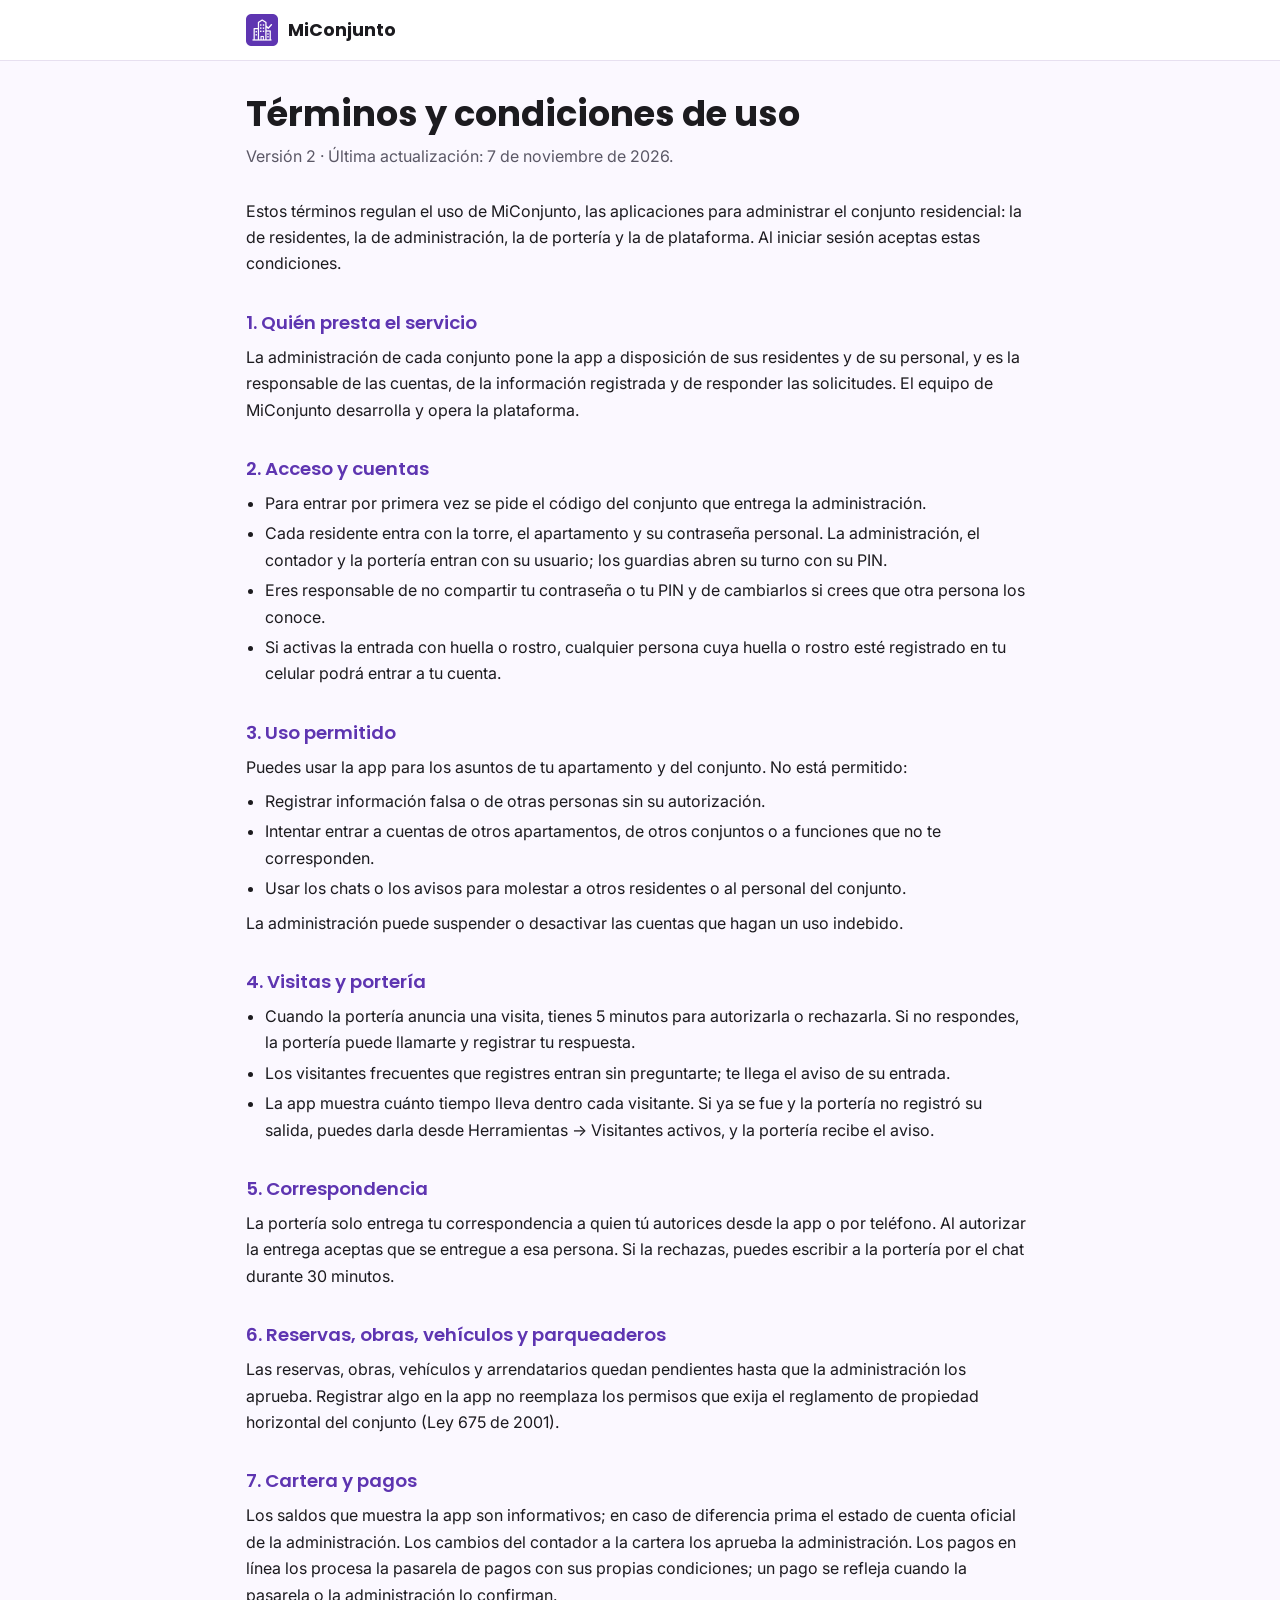
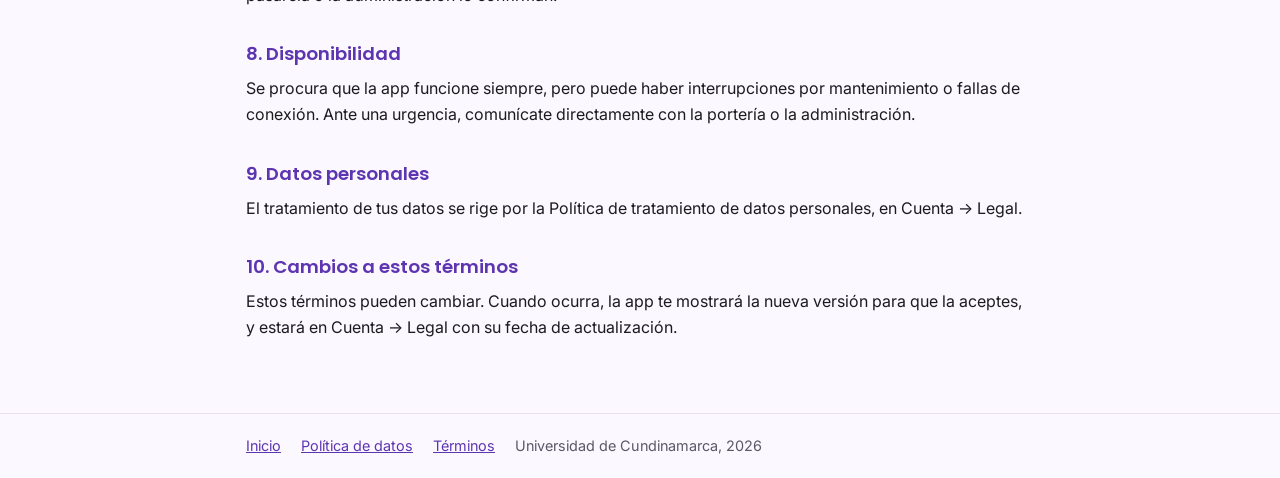
<file: terminos.html>
<!DOCTYPE html>
<html lang="es">
<head>
<meta charset="utf-8">
<meta name="viewport" content="width=device-width, initial-scale=1">
<meta name="color-scheme" content="light">
<title>Términos y condiciones de uso · MiConjunto</title>
<meta name="description" content="Las condiciones para usar las apps de MiConjunto.">
<meta name="theme-color" content="#5E35B1">
<link rel="icon" href="img/logo-residente.png">
<link rel="preconnect" href="https://fonts.googleapis.com">
<link rel="preconnect" href="https://fonts.gstatic.com" crossorigin>
<link href="https://fonts.googleapis.com/css2?family=Poppins:wght@600;700&family=Inter:wght@400;500;600&display=swap" rel="stylesheet">
<style>
  :root { --morado: #5E35B1; --texto: #1C1B1F; --suave: #5B5866; --fondo: #FBF8FF; --linea: #E7E0F0; }
  * { box-sizing: border-box; }
  body { margin: 0; background: var(--fondo); color: var(--texto); font: 16px/1.65 Inter, system-ui, sans-serif; }
  header { background: #fff; border-bottom: 1px solid var(--linea); }
  .barra { max-width: 820px; margin: 0 auto; padding: 14px 16px; display: flex; align-items: center; gap: 10px; }
  .barra a { display: flex; align-items: center; gap: 10px; color: var(--texto); text-decoration: none; font: 700 1.1rem Poppins, sans-serif; }
  main { max-width: 820px; margin: 0 auto; padding: 32px 16px 64px; }
  h1 { font: 700 clamp(1.6rem, 4vw, 2.2rem)/1.2 Poppins, sans-serif; margin: 0 0 8px; }
  .fecha { color: var(--suave); margin: 0 0 28px; }
  h2 { font: 600 1.15rem Poppins, sans-serif; color: var(--morado); margin: 32px 0 8px; }
  ul { padding-left: 1.2em; margin: 8px 0; }
  li { margin: 4px 0; }
  p { margin: 8px 0; }
  footer { border-top: 1px solid var(--linea); color: var(--suave); font-size: .9rem; }
  footer div { max-width: 820px; margin: 0 auto; padding: 20px 16px; display: flex; flex-wrap: wrap; gap: 8px 20px; }
  footer a { color: var(--morado); }
</style>
</head>
<body>
<header><div class="barra"><a href="index.html"><img src="img/logo-residente.png" alt="" width="32" height="32">MiConjunto</a></div></header>
<main>
<h1>Términos y condiciones de uso</h1>
<p class="fecha">Versión 2 · Última actualización: 7 de noviembre de 2026.</p>
<p>Estos términos regulan el uso de MiConjunto, las aplicaciones para administrar el conjunto residencial: la de residentes, la de administración, la de portería y la de plataforma. Al iniciar sesión aceptas estas condiciones.</p>
<h2>1. Quién presta el servicio</h2>
<p>La administración de cada conjunto pone la app a disposición de sus residentes y de su personal, y es la responsable de las cuentas, de la información registrada y de responder las solicitudes. El equipo de MiConjunto desarrolla y opera la plataforma.</p>
<h2>2. Acceso y cuentas</h2>
<ul>
<li>Para entrar por primera vez se pide el código del conjunto que entrega la administración.</li>
<li>Cada residente entra con la torre, el apartamento y su contraseña personal. La administración, el contador y la portería entran con su usuario; los guardias abren su turno con su PIN.</li>
<li>Eres responsable de no compartir tu contraseña o tu PIN y de cambiarlos si crees que otra persona los conoce.</li>
<li>Si activas la entrada con huella o rostro, cualquier persona cuya huella o rostro esté registrado en tu celular podrá entrar a tu cuenta.</li>
</ul>
<h2>3. Uso permitido</h2>
<p>Puedes usar la app para los asuntos de tu apartamento y del conjunto. No está permitido:</p>
<ul>
<li>Registrar información falsa o de otras personas sin su autorización.</li>
<li>Intentar entrar a cuentas de otros apartamentos, de otros conjuntos o a funciones que no te corresponden.</li>
<li>Usar los chats o los avisos para molestar a otros residentes o al personal del conjunto.</li>
</ul>
<p>La administración puede suspender o desactivar las cuentas que hagan un uso indebido.</p>
<h2>4. Visitas y portería</h2>
<ul>
<li>Cuando la portería anuncia una visita, tienes 5 minutos para autorizarla o rechazarla. Si no respondes, la portería puede llamarte y registrar tu respuesta.</li>
<li>Los visitantes frecuentes que registres entran sin preguntarte; te llega el aviso de su entrada.</li>
<li>La app muestra cuánto tiempo lleva dentro cada visitante. Si ya se fue y la portería no registró su salida, puedes darla desde Herramientas → Visitantes activos, y la portería recibe el aviso.</li>
</ul>
<h2>5. Correspondencia</h2>
<p>La portería solo entrega tu correspondencia a quien tú autorices desde la app o por teléfono. Al autorizar la entrega aceptas que se entregue a esa persona. Si la rechazas, puedes escribir a la portería por el chat durante 30 minutos.</p>
<h2>6. Reservas, obras, vehículos y parqueaderos</h2>
<p>Las reservas, obras, vehículos y arrendatarios quedan pendientes hasta que la administración los aprueba. Registrar algo en la app no reemplaza los permisos que exija el reglamento de propiedad horizontal del conjunto (Ley 675 de 2001).</p>
<h2>7. Cartera y pagos</h2>
<p>Los saldos que muestra la app son informativos; en caso de diferencia prima el estado de cuenta oficial de la administración. Los cambios del contador a la cartera los aprueba la administración. Los pagos en línea los procesa la pasarela de pagos con sus propias condiciones; un pago se refleja cuando la pasarela o la administración lo confirman.</p>
<h2>8. Disponibilidad</h2>
<p>Se procura que la app funcione siempre, pero puede haber interrupciones por mantenimiento o fallas de conexión. Ante una urgencia, comunícate directamente con la portería o la administración.</p>
<h2>9. Datos personales</h2>
<p>El tratamiento de tus datos se rige por la Política de tratamiento de datos personales, en Cuenta → Legal.</p>
<h2>10. Cambios a estos términos</h2>
<p>Estos términos pueden cambiar. Cuando ocurra, la app te mostrará la nueva versión para que la aceptes, y estará en Cuenta → Legal con su fecha de actualización.</p>
</main>
<footer><div><a href="index.html">Inicio</a><a href="privacidad.html">Política de datos</a><a href="terminos.html">Términos</a><span>Universidad de Cundinamarca, 2026</span></div></footer>
</body>
</html>
</file>
<file: estilos.css>
/* MiConjunto · página del proyecto. Colores de las 4 apps: residentes #5E35B1, admin #283593,
   portería #E65100, plataforma #00796B. */
:root {
  --morado: #5E35B1;
  --morado-oscuro: #3D1F86;
  --morado-suave: #EFE7FF;
  --indigo: #283593;
  --naranja: #E65100;
  --verde: #00796B;
  --tinta: #17141F;
  --tinta-suave: #5B5668;
  --fondo: #FBF9FF;
  --superficie: #FFFFFF;
  --linea: #E7E2F0;
  --sombra: 0 24px 60px -24px rgba(61, 31, 134, .35);
  --sombra-suave: 0 10px 30px -14px rgba(23, 20, 31, .2);
  --display: "Poppins", system-ui, sans-serif;
  --texto: "Inter", system-ui, sans-serif;
  --radio: 22px;
  --ancho: 1180px;
  --curva: cubic-bezier(.2, .7, .2, 1);
}
*, *::before, *::after { box-sizing: border-box; }
html { scroll-behavior: smooth; scroll-padding-top: 84px; }
body { margin: 0; font-family: var(--texto); color: var(--tinta); background: var(--fondo); line-height: 1.6; -webkit-font-smoothing: antialiased; overflow-x: hidden; }
img { max-width: 100%; display: block; }
a { color: inherit; }
h1, h2, h3 { font-family: var(--display); line-height: 1.12; margin: 0 0 .5em; letter-spacing: -.02em; }
h1 { font-size: clamp(2.5rem, 6.4vw, 4.6rem); font-weight: 800; }
h2 { font-size: clamp(1.9rem, 4.2vw, 3rem); font-weight: 800; }
h3 { font-size: 1.2rem; font-weight: 700; }
p { margin: 0 0 1em; }
.envoltura { width: min(var(--ancho), 100% - 40px); margin-inline: auto; }
.estrecha { width: min(820px, 100% - 40px); }
.texto-suave { color: var(--tinta-suave); font-size: 1.08rem; }
.marca-pequena { font-family: var(--display); font-weight: 700; text-transform: uppercase; letter-spacing: .14em; font-size: .78rem; color: var(--morado); margin-bottom: .9em; }
.marca-pequena.claro { color: rgba(255, 255, 255, .82); }
.degradado { background: linear-gradient(100deg, var(--morado) 0%, #8E5CF0 35%, var(--naranja) 70%, var(--morado) 100%); background-size: 220% auto; -webkit-background-clip: text; background-clip: text; color: transparent; animation: brillo 7s linear infinite; }
@keyframes brillo { to { background-position: 220% center; } }

/* Barra de progreso de lectura */
.progreso { position: fixed; inset: 0 auto auto 0; height: 3px; width: 100%; transform-origin: 0 50%; transform: scaleX(0); background: linear-gradient(90deg, var(--morado), var(--indigo), var(--naranja), var(--verde)); z-index: 60; }

/* Botones */
.boton { display: inline-flex; align-items: center; justify-content: center; gap: .5em; padding: .95em 1.6em; border-radius: 999px; background: var(--morado); color: #fff; font-family: var(--display); font-weight: 600; text-decoration: none; border: 2px solid transparent; transition: transform .25s var(--curva), box-shadow .25s var(--curva), background .25s; box-shadow: 0 12px 28px -12px rgba(94, 53, 177, .7); }
.boton:hover { transform: translateY(-2px); box-shadow: 0 18px 34px -12px rgba(94, 53, 177, .75); background: var(--morado-oscuro); }
.boton:focus-visible, a:focus-visible, button:focus-visible, summary:focus-visible { outline: 3px solid var(--naranja); outline-offset: 3px; }
.boton-claro { background: var(--superficie); color: var(--morado); border-color: var(--linea); box-shadow: var(--sombra-suave); }
.boton-claro:hover { background: var(--morado-suave); }
.boton-blanco { background: #fff; color: var(--morado-oscuro); }
.boton-blanco:hover { background: #F4EEFF; }
.boton-contorno { background: transparent; border-color: rgba(255, 255, 255, .7); box-shadow: none; }
.boton-contorno:hover { background: rgba(255, 255, 255, .12); }
.boton-pequeno { padding: .6em 1.2em; font-size: .92rem; }
.ancho { width: 100%; }

/* Barra superior */
.barra { position: fixed; inset: 0 0 auto; z-index: 50; transition: background .3s, box-shadow .3s, backdrop-filter .3s; }
.barra.con-fondo { background: rgba(251, 249, 255, .82); backdrop-filter: blur(16px) saturate(1.4); -webkit-backdrop-filter: blur(16px) saturate(1.4); box-shadow: 0 1px 0 var(--linea); }
.barra-contenido { display: flex; align-items: center; justify-content: space-between; height: 72px; }
.marca { display: inline-flex; align-items: center; gap: 10px; text-decoration: none; font-family: var(--display); font-weight: 800; font-size: 1.2rem; }
.marca img { border-radius: 10px; }
.menu { display: flex; align-items: center; gap: 4px; list-style: none; margin: 0; padding: 0; }
.menu a:not(.boton) { text-decoration: none; padding: .5em .85em; border-radius: 999px; font-weight: 500; color: var(--tinta-suave); transition: color .2s, background .2s; }
.menu a:not(.boton):hover, .menu a.actual { color: var(--morado); background: var(--morado-suave); }
.menu-boton { display: none; width: 44px; height: 44px; border: 0; background: transparent; border-radius: 12px; cursor: pointer; position: relative; }
.menu-boton span { position: absolute; left: 11px; right: 11px; height: 2px; background: var(--tinta); border-radius: 2px; transition: transform .3s var(--curva), opacity .2s; }
.menu-boton span:nth-child(1) { top: 15px; } .menu-boton span:nth-child(2) { top: 21px; } .menu-boton span:nth-child(3) { top: 27px; }
.menu-boton[aria-expanded="true"] span:nth-child(1) { transform: translateY(6px) rotate(45deg); }
.menu-boton[aria-expanded="true"] span:nth-child(2) { opacity: 0; }
.menu-boton[aria-expanded="true"] span:nth-child(3) { transform: translateY(-6px) rotate(-45deg); }
@media (max-width: 960px) {
  .menu-boton { display: block; }
  .menu { position: fixed; inset: 72px 12px auto; flex-direction: column; align-items: stretch; padding: 12px; background: rgba(255, 255, 255, .97); backdrop-filter: blur(16px); border-radius: 20px; box-shadow: var(--sombra); transform: translateY(-12px) scale(.98); opacity: 0; pointer-events: none; transition: transform .3s var(--curva), opacity .25s; }
  .menu.abierto { transform: none; opacity: 1; pointer-events: auto; }
  .menu a:not(.boton) { display: block; padding: .8em 1em; }
  .menu .boton { margin-top: 6px; }
}

/* Portada */
.portada { position: relative; min-height: 100svh; display: grid; align-items: center; padding: 110px 0 80px; overflow: hidden; }
.fondo-animado { position: absolute; inset: 0; z-index: -1; }
.mancha { position: absolute; border-radius: 50%; filter: blur(70px); opacity: .55; animation: flotar 18s ease-in-out infinite alternate; }
.m1 { width: 520px; height: 520px; background: #C9B3FF; top: -120px; right: -80px; }
.m2 { width: 420px; height: 420px; background: #FFD3B8; bottom: -140px; left: -100px; animation-delay: -6s; }
.m3 { width: 320px; height: 320px; background: #B4E6DF; top: 40%; left: 40%; animation-delay: -11s; opacity: .4; }
@keyframes flotar { 0% { transform: translate(0, 0) scale(1); } 50% { transform: translate(40px, -30px) scale(1.08); } 100% { transform: translate(-30px, 30px) scale(.95); } }
.rejilla { position: absolute; inset: 0; background-image: linear-gradient(rgba(94, 53, 177, .06) 1px, transparent 1px), linear-gradient(90deg, rgba(94, 53, 177, .06) 1px, transparent 1px); background-size: 56px 56px; mask-image: radial-gradient(ellipse at 60% 40%, #000 20%, transparent 70%); -webkit-mask-image: radial-gradient(ellipse at 60% 40%, #000 20%, transparent 70%); }
.portada-grid { display: grid; gap: 56px; align-items: center; }
@media (min-width: 960px) { .portada-grid { grid-template-columns: 1.1fr .9fr; } }
.etiqueta { display: inline-flex; align-items: center; gap: 10px; padding: .45em 1em; border-radius: 999px; background: rgba(255, 255, 255, .75); border: 1px solid var(--linea); font-size: .9rem; font-weight: 500; color: var(--tinta-suave); backdrop-filter: blur(6px); }
.punto-vivo { width: 9px; height: 9px; border-radius: 50%; background: #22C55E; box-shadow: 0 0 0 0 rgba(34, 197, 94, .6); animation: latido 2s infinite; }
@keyframes latido { 70% { box-shadow: 0 0 0 10px rgba(34, 197, 94, 0); } 100% { box-shadow: 0 0 0 0 rgba(34, 197, 94, 0); } }
.lead { font-size: clamp(1.08rem, 1.6vw, 1.25rem); color: var(--tinta-suave); max-width: 56ch; }
.acciones { display: flex; flex-wrap: wrap; gap: 12px; margin: 28px 0; }
.confianza { display: flex; flex-wrap: wrap; gap: 10px 26px; list-style: none; padding: 0; margin: 0; color: var(--tinta-suave); font-size: .95rem; }
.confianza b { color: var(--tinta); }
.confianza li::before { content: "✓"; color: var(--verde); font-weight: 800; margin-right: 8px; }

/* Entrada de la portada */
.aparecer { opacity: 0; transform: translateY(22px); animation: entrar .9s var(--curva) forwards; }
.portada-texto .aparecer:nth-child(2) { animation-delay: .1s; } .portada-texto .aparecer:nth-child(3) { animation-delay: .22s; }
.portada-texto .aparecer:nth-child(4) { animation-delay: .34s; } .portada-texto .aparecer:nth-child(5) { animation-delay: .46s; }
@keyframes entrar { to { opacity: 1; transform: none; } }

/* Teléfonos */
.portada-visual { position: relative; display: grid; place-items: center; min-height: 560px; opacity: 0; animation: entrar 1.1s .35s var(--curva) forwards; }
.telefono { width: min(300px, 72vw); aspect-ratio: 600 / 1220; border-radius: 44px; padding: 10px; background: linear-gradient(145deg, #2A2733, #0E0C13); box-shadow: 0 50px 90px -30px rgba(61, 31, 134, .55), inset 0 0 0 2px rgba(255, 255, 255, .08); position: relative; transform-style: preserve-3d; transition: transform .2s ease-out; }
.telefono::before { content: ""; position: absolute; top: 20px; left: 50%; width: 90px; height: 22px; margin-left: -45px; border-radius: 999px; background: #0E0C13; z-index: 2; }
.telefono-pantalla { width: 100%; height: 100%; border-radius: 34px; overflow: hidden; background: #fff; }
.telefono-pantalla img { width: 100%; height: 100%; object-fit: cover; object-position: top; }
.tarjeta-flotante { position: absolute; display: flex; align-items: center; gap: 12px; padding: 12px 16px; background: rgba(255, 255, 255, .92); backdrop-filter: blur(12px); border: 1px solid rgba(255, 255, 255, .7); border-radius: 18px; box-shadow: var(--sombra); font-size: .88rem; max-width: 280px; animation: vaiven 6s ease-in-out infinite; }
.tarjeta-flotante b { display: block; font-family: var(--display); font-size: .95rem; }
.tarjeta-flotante small { color: var(--tinta-suave); }
.f1 { top: 12%; left: -6%; } .f2 { bottom: 20%; right: -8%; animation-delay: -2s; } .f3 { bottom: 4%; left: 2%; animation-delay: -4s; }
@media (max-width: 600px) { .f1 { left: 0; top: 2%; } .f2 { right: 0; } .f3 { display: none; } }
@keyframes vaiven { 0%, 100% { transform: translateY(0); } 50% { transform: translateY(-12px); } }
.icono-circulo { width: 40px; height: 40px; flex: none; display: grid; place-items: center; border-radius: 50%; font-size: 1.1rem; color: #fff; }
.icono-circulo.naranja { background: var(--naranja); } .icono-circulo.verde { background: var(--verde); } .icono-circulo.morado { background: var(--morado); }
.mini-boton { background: var(--verde); color: #fff; font-weight: 700; padding: .35em .8em; border-radius: 999px; font-size: .78rem; }
.bajar { position: absolute; left: 50%; bottom: 22px; width: 28px; height: 46px; margin-left: -14px; border: 2px solid rgba(23, 20, 31, .3); border-radius: 999px; }
.bajar span { position: absolute; left: 50%; top: 8px; width: 4px; height: 8px; margin-left: -2px; border-radius: 4px; background: var(--morado); animation: rueda 1.8s infinite; }
@keyframes rueda { 0% { opacity: 0; transform: translateY(0); } 30% { opacity: 1; } 100% { opacity: 0; transform: translateY(16px); } }

/* Cinta */
.cinta { background: var(--tinta); color: #fff; overflow: hidden; padding: 18px 0; transform: rotate(-1.2deg) scale(1.02); }
.cinta-pista { display: flex; width: max-content; gap: 48px; animation: deslizar 38s linear infinite; font-family: var(--display); font-weight: 600; font-size: 1.05rem; }
.cinta-pista span::before { content: "✦"; color: #B99BFF; margin-right: 48px; }
@keyframes deslizar { to { transform: translateX(-50%); } }

/* Cifras */
.cifras { padding: 90px 0 30px; }
.cifras-grid { display: grid; gap: 18px; grid-template-columns: repeat(auto-fit, minmax(230px, 1fr)); }
.cifra { background: var(--superficie); border: 1px solid var(--linea); border-radius: var(--radio); padding: 28px; box-shadow: var(--sombra-suave); }
.numero { display: block; font-family: var(--display); font-weight: 800; font-size: clamp(2.6rem, 5vw, 3.4rem); line-height: 1; margin-bottom: 10px; background: linear-gradient(135deg, var(--morado), var(--indigo)); -webkit-background-clip: text; background-clip: text; color: transparent; }
.cifra p { color: var(--tinta-suave); margin: 0; }

/* Secciones */
.seccion { padding: clamp(80px, 11vw, 130px) 0; }
.seccion-titulo { text-align: center; max-width: 760px; margin: 0 auto 56px; }
.dos-columnas { display: grid; gap: 48px; align-items: center; }
@media (min-width: 900px) { .dos-columnas { grid-template-columns: 1fr 1fr; } }
.antes-despues { list-style: none; margin: 0; padding: 0; display: grid; gap: 12px; }
.antes-despues li { display: grid; grid-template-columns: 1fr auto 1fr; align-items: center; gap: 12px; padding: 14px 18px; border-radius: 16px; background: var(--superficie); border: 1px solid var(--linea); box-shadow: var(--sombra-suave); transition: transform .3s var(--curva); }
.antes-despues li:hover { transform: translateX(6px); }
.antes { color: #9A93A8; text-decoration: line-through; text-decoration-color: rgba(230, 81, 0, .6); }
.despues { font-weight: 600; }
.flecha { color: var(--morado); font-weight: 800; }
@media (max-width: 520px) { .antes-despues li { grid-template-columns: 1fr; gap: 2px; } .flecha { display: none; } }

/* Funciones */
.funciones-seccion { background: linear-gradient(180deg, transparent, #F3EEFF 40%, transparent); }
.funciones { display: grid; gap: 18px; grid-template-columns: repeat(auto-fill, minmax(255px, 1fr)); }
.funcion { position: relative; background: var(--superficie); border: 1px solid var(--linea); border-radius: var(--radio); padding: 28px; overflow: hidden; transition: transform .35s var(--curva), box-shadow .35s var(--curva), border-color .35s; }
.funcion::after { content: ""; position: absolute; inset: auto -40% -60% auto; width: 200px; height: 200px; border-radius: 50%; background: var(--c); opacity: 0; filter: blur(40px); transition: opacity .4s; }
.funcion:hover { transform: translateY(-6px); box-shadow: var(--sombra); border-color: color-mix(in srgb, var(--c) 40%, transparent); }
.funcion:hover::after { opacity: .18; }
.funcion-icono { width: 56px; height: 56px; display: grid; place-items: center; font-size: 1.6rem; border-radius: 16px; background: color-mix(in srgb, var(--c) 12%, white); margin-bottom: 18px; transition: transform .4s var(--curva); }
.funcion:hover .funcion-icono { transform: rotate(-8deg) scale(1.08); }
.funcion p { color: var(--tinta-suave); margin: 0; }

/* Apps */
.pestanas { display: flex; flex-wrap: wrap; justify-content: center; gap: 10px; margin-bottom: 40px; }
.pestanas button { --c: var(--morado); display: inline-flex; align-items: center; gap: 10px; padding: .7em 1.2em .7em .7em; border-radius: 999px; border: 1px solid var(--linea); background: var(--superficie); font: 600 1rem var(--display); color: var(--tinta-suave); cursor: pointer; transition: all .3s var(--curva); }
.pestanas button img { border-radius: 8px; }
.pestanas button[aria-selected="true"] { background: var(--c); color: #fff; border-color: transparent; box-shadow: 0 14px 30px -14px var(--c); transform: translateY(-2px); }
.paneles { position: relative; }
.panel { display: grid; gap: 48px; align-items: center; background: var(--superficie); border: 1px solid var(--linea); border-radius: 32px; padding: clamp(24px, 5vw, 56px); box-shadow: var(--sombra-suave); }
.panel.activo { animation: panel .6s var(--curva); }
@keyframes panel { from { opacity: 0; transform: translateY(20px) scale(.99); } to { opacity: 1; transform: none; } }
@media (min-width: 900px) { .panel { grid-template-columns: 1fr 1fr; } }
.panel-logo { border-radius: 18px; margin-bottom: 18px; box-shadow: var(--sombra-suave); }
.panel-texto > p { color: var(--tinta-suave); font-size: 1.08rem; }
.lista-chequeo { list-style: none; padding: 0; margin: 0 0 24px; display: grid; gap: 10px; }
.lista-chequeo li { position: relative; padding-left: 32px; }
.lista-chequeo li::before { content: "✓"; position: absolute; left: 0; top: 1px; width: 22px; height: 22px; display: grid; place-items: center; border-radius: 50%; background: var(--morado-suave); color: var(--morado); font-size: .78rem; font-weight: 800; }
.panel-imagenes { display: flex; justify-content: center; gap: 18px; }
.telefono.pequeno { width: min(230px, 42vw); border-radius: 36px; padding: 8px; }
.telefono.pequeno::before { top: 15px; width: 64px; height: 16px; margin-left: -32px; }
.telefono.pequeno .telefono-pantalla { border-radius: 28px; }
.desplazado { margin-top: 48px; }
.maqueta .maqueta-pantalla { height: 100%; border-radius: 28px; padding: 46px 14px 14px; display: flex; flex-direction: column; gap: 10px; color: #fff; }
.naranja-fondo .maqueta-pantalla { background: linear-gradient(180deg, var(--naranja) 0 40%, #FFF6F0 40%); }
.verde-fondo .maqueta-pantalla { background: linear-gradient(180deg, var(--verde) 0 40%, #F0FAF8 40%); }
.maqueta-titulo { font: 800 1.4rem var(--display); margin: 0 0 6px; text-align: center; }
.maqueta-metricas { display: grid; grid-template-columns: 1fr 1fr; gap: 8px; }
.maqueta-metricas span { background: #fff; color: var(--tinta-suave); border-radius: 14px; padding: 10px; font-size: .72rem; display: grid; min-height: 66px; align-content: center; box-shadow: var(--sombra-suave); }
.maqueta-metricas b { font: 800 1.25rem var(--display); color: var(--tinta); }
.maqueta-visita { background: #fff; color: var(--tinta); border-radius: 16px; padding: 10px 12px; display: grid; gap: 2px; font-size: .8rem; box-shadow: var(--sombra-suave); }
.maqueta-visita small { color: var(--tinta-suave); }
.estado { font-style: normal; font-size: .7rem; font-weight: 700; padding: .2em .7em; border-radius: 999px; justify-self: start; }
.estado.ok { background: #C9F2D6; color: #0B5A2A; } .estado.espera { background: #FFE6B8; color: #6A4300; }

/* Cómo funciona */
.linea-tiempo { list-style: none; padding: 0; margin: 0; display: grid; gap: 22px; counter-reset: paso; position: relative; }
@media (min-width: 900px) { .linea-tiempo { grid-template-columns: repeat(4, 1fr); } .linea-tiempo::before { content: ""; position: absolute; top: 28px; left: 12%; right: 12%; height: 2px; background: repeating-linear-gradient(90deg, var(--morado) 0 10px, transparent 10px 18px); opacity: .35; } }
.linea-tiempo li { position: relative; text-align: center; padding: 0 10px; }
.paso-numero { width: 56px; height: 56px; margin: 0 auto 18px; display: grid; place-items: center; border-radius: 50%; background: var(--morado); color: #fff; font: 800 1.3rem var(--display); box-shadow: 0 0 0 8px var(--fondo), 0 14px 30px -10px rgba(94, 53, 177, .7); position: relative; }
.linea-tiempo p { color: var(--tinta-suave); }

/* Seguridad */
.seguridad-seccion { background: var(--superficie); border-block: 1px solid var(--linea); }
.sellos { display: grid; gap: 14px; grid-template-columns: repeat(auto-fit, minmax(210px, 1fr)); }
.sello { display: grid; gap: 4px; padding: 22px; border-radius: 18px; background: var(--fondo); border: 1px solid var(--linea); transition: transform .3s var(--curva); }
.sello:hover { transform: translateY(-4px); }
.sello span { font-size: 1.6rem; }
.sello small { color: var(--tinta-suave); font-size: .92rem; }

/* Testimonio */
.testimonio { background: radial-gradient(circle at 20% 20%, #7C4DDB, var(--morado-oscuro) 70%); color: #fff; padding: clamp(80px, 10vw, 120px) 0; text-align: center; position: relative; overflow: hidden; }
.testimonio::before { content: "“"; position: absolute; top: -60px; left: 50%; transform: translateX(-50%); font: 800 22rem/1 var(--display); color: rgba(255, 255, 255, .06); }
.testimonio blockquote { margin: 0 auto; max-width: 880px; position: relative; }
.testimonio blockquote p { font: 700 clamp(1.5rem, 3.4vw, 2.4rem)/1.3 var(--display); margin-bottom: 24px; }
.testimonio footer { opacity: .8; }

/* Precios */
.planes { display: grid; gap: 22px; align-items: stretch; }
@media (min-width: 960px) { .planes { grid-template-columns: 1fr 1.12fr 1fr; align-items: center; } }
.plan { position: relative; display: flex; flex-direction: column; background: var(--superficie); border: 1px solid var(--linea); border-radius: 28px; padding: 34px 30px; box-shadow: var(--sombra-suave); transition: transform .35s var(--curva), box-shadow .35s; }
.plan:hover { transform: translateY(-6px); box-shadow: var(--sombra); }
.plan .lista-chequeo { flex: 1; }
.plan.destacado { background: linear-gradient(160deg, #6A3FC4, var(--morado-oscuro)); color: #fff; border: 0; padding: 46px 34px; box-shadow: 0 40px 80px -30px rgba(61, 31, 134, .8); }
.plan.destacado .lista-chequeo li::before { background: rgba(255, 255, 255, .18); color: #fff; }
.plan.destacado .plan-periodo, .plan.destacado .plan-nombre { color: rgba(255, 255, 255, .85); }
.plan.destacado .boton { background: #fff; color: var(--morado-oscuro); }
.cinta-plan { position: absolute; top: -14px; left: 50%; transform: translateX(-50%); background: var(--naranja); color: #fff; font: 700 .82rem var(--display); padding: .45em 1.1em; border-radius: 999px; white-space: nowrap; box-shadow: 0 10px 24px -8px rgba(230, 81, 0, .8); animation: latido-naranja 2.4s infinite; }
@keyframes latido-naranja { 0%, 100% { transform: translateX(-50%) scale(1); } 50% { transform: translateX(-50%) scale(1.06); } }
.plan-nombre { font: 700 1rem var(--display); text-transform: uppercase; letter-spacing: .1em; color: var(--tinta-suave); margin-bottom: 10px; }
.plan-precio { font: 800 clamp(2.6rem, 5vw, 3.4rem)/1 var(--display); margin-bottom: 8px; letter-spacing: -.03em; }
.moneda { font-size: .55em; vertical-align: top; margin-right: 2px; }
.plan-periodo { color: var(--tinta-suave); margin-bottom: 26px; }
.nota-precio { text-align: center; color: var(--tinta-suave); font-size: .9rem; max-width: 760px; margin: 34px auto 0; }

/* Hoja de ruta */
.ruta { padding-top: 0; }
.ruta-grid { display: grid; gap: 16px; grid-template-columns: repeat(auto-fit, minmax(230px, 1fr)); }
.ruta-item { padding: 26px; border-radius: 22px; border: 1px dashed #CFC5E2; background: rgba(255, 255, 255, .6); }
.ruta-item.hecho { border-style: solid; border-color: transparent; background: var(--morado); color: #fff; }
.ruta-item p { color: var(--tinta-suave); margin: 0; }
.ruta-item.hecho p { color: rgba(255, 255, 255, .85); }
.ruta-estado { display: inline-block; font-size: .75rem; font-weight: 700; padding: .25em .8em; border-radius: 999px; background: var(--morado-suave); color: var(--morado); margin-bottom: 14px; }
.ruta-item.hecho .ruta-estado { background: rgba(255, 255, 255, .2); color: #fff; }

/* Nosotros */
.nosotros { background: linear-gradient(180deg, transparent, #FFF3EB 50%, transparent); }
.mision-vision { display: grid; gap: 18px; margin-bottom: 48px; }
@media (min-width: 800px) { .mision-vision { grid-template-columns: 1fr 1fr; } }
.mv { background: var(--superficie); border-radius: 24px; padding: 30px; border: 1px solid var(--linea); box-shadow: var(--sombra-suave); }
.mv h3 { color: var(--morado); }
.mv p { color: var(--tinta-suave); margin: 0; }
.equipo { display: grid; gap: 18px; grid-template-columns: repeat(auto-fit, minmax(240px, 1fr)); }
.persona { text-align: center; padding: 34px 24px; background: var(--superficie); border-radius: 24px; border: 1px solid var(--linea); transition: transform .35s var(--curva), box-shadow .35s; }
.persona:hover { transform: translateY(-6px); box-shadow: var(--sombra); }
.avatar { width: 92px; height: 92px; margin: 0 auto 18px; display: grid; place-items: center; border-radius: 50%; background: linear-gradient(135deg, var(--c), color-mix(in srgb, var(--c) 55%, black)); color: #fff; font: 800 1.8rem var(--display); box-shadow: 0 16px 32px -14px var(--c); }
.persona p { color: var(--tinta-suave); margin: 0; }
.persona .persona-contacto { margin-top: 14px; display: flex; flex-wrap: wrap; justify-content: center; gap: 8px; }
.persona-contacto a { padding: .45em 1em; border-radius: 999px; border: 1px solid var(--linea); color: var(--tinta); font-weight: 600; font-size: .9rem; text-decoration: none; transition: background .25s, border-color .25s; }
.persona-contacto a:hover { background: #F3EEFF; border-color: #CFC5E2; }
.tecnologia { margin-top: 48px; text-align: center; }
.tecnologia p { color: var(--tinta-suave); font-weight: 600; }
.tecnologia ul { display: flex; flex-wrap: wrap; justify-content: center; gap: 10px; list-style: none; padding: 0; margin: 0; }
.tecnologia li { padding: .5em 1.1em; border-radius: 999px; background: var(--superficie); border: 1px solid var(--linea); font-weight: 600; font-size: .92rem; }

/* Preguntas */
.preguntas details { background: var(--superficie); border: 1px solid var(--linea); border-radius: 18px; margin-bottom: 12px; transition: box-shadow .3s; }
.preguntas details[open] { box-shadow: var(--sombra-suave); }
.preguntas summary { cursor: pointer; list-style: none; padding: 20px 56px 20px 24px; font: 600 1.05rem var(--display); position: relative; }
.preguntas summary::-webkit-details-marker { display: none; }
.preguntas summary::after { content: "+"; position: absolute; right: 22px; top: 50%; width: 28px; height: 28px; margin-top: -14px; display: grid; place-items: center; border-radius: 50%; background: var(--morado-suave); color: var(--morado); font-weight: 800; transition: transform .3s var(--curva); }
.preguntas details[open] summary::after { transform: rotate(45deg); }
.preguntas details p { padding: 0 24px 20px; color: var(--tinta-suave); margin: 0; }

/* Contacto */
.contacto-tarjeta { display: grid; gap: 36px; padding: clamp(30px, 6vw, 64px); border-radius: 36px; background: linear-gradient(135deg, var(--morado) 0%, var(--indigo) 60%, #1A237E 100%); color: #fff; position: relative; overflow: hidden; box-shadow: var(--sombra); }
.contacto-tarjeta::before { content: ""; position: absolute; width: 420px; height: 420px; right: -120px; top: -160px; border-radius: 50%; background: radial-gradient(circle, rgba(255, 140, 70, .55), transparent 70%); animation: flotar 14s ease-in-out infinite alternate; }
.contacto-tarjeta > * { position: relative; }
@media (min-width: 900px) { .contacto-tarjeta { grid-template-columns: 1.2fr .8fr; align-items: center; } }
.contacto-tarjeta p { opacity: .9; font-size: 1.08rem; }
.datos-contacto { list-style: none; margin: 0; padding: 0; display: grid; gap: 14px; }
.datos-contacto li { display: flex; gap: 14px; align-items: flex-start; padding: 16px; border-radius: 18px; background: rgba(255, 255, 255, .1); border: 1px solid rgba(255, 255, 255, .16); backdrop-filter: blur(6px); }
.datos-contacto span { font-size: 1.3rem; }
.datos-contacto b { display: block; font-family: var(--display); }
.datos-contacto a { color: #fff; text-underline-offset: 3px; }

/* Pie */
.pie { padding: 44px 0 60px; border-top: 1px solid var(--linea); }
.pie-grid { display: grid; gap: 8px; justify-items: center; text-align: center; color: var(--tinta-suave); }
.pie-grid p { margin: 0; }
.pie-pequeno { font-size: .85rem; }

/* WhatsApp */
.whatsapp-flotante { position: fixed; right: 20px; bottom: 20px; width: 58px; height: 58px; display: grid; place-items: center; border-radius: 50%; background: #25D366; color: #fff; box-shadow: 0 14px 30px -10px rgba(37, 211, 102, .8); z-index: 40; transition: transform .3s var(--curva); animation: entrar .6s 1.2s var(--curva) both; }
.whatsapp-flotante:hover { transform: scale(1.1); }

/* Revelar al desplazar */
.revelar { opacity: 0; transform: translateY(34px); transition: opacity .8s var(--curva), transform .8s var(--curva); transition-delay: var(--retraso, 0s); }
.revelar.visible { opacity: 1; transform: none; }
.sin-js .revelar { opacity: 1; transform: none; }

@media (prefers-reduced-motion: reduce) {
  *, *::before, *::after { animation-duration: .01ms !important; animation-iteration-count: 1 !important; transition-duration: .01ms !important; scroll-behavior: auto !important; }
  .revelar, .aparecer, .portada-visual { opacity: 1; transform: none; }
}

/* Celulares: nada se sale del ancho */
.panel > *, .dos-columnas > *, .portada-grid > * { min-width: 0; }
@media (max-width: 520px) {
  .panel { padding: 22px 18px; }
  .telefono.pequeno { width: 40vw; }
  .desplazado { margin-top: 28px; }
  .portada-visual { min-height: 480px; }
}

/* Las pestañas: un panel oculto no se muestra aunque .panel use grid */
.panel[hidden] { display: none !important; }
:root { color-scheme: light; }
.maqueta .maqueta-pantalla { overflow: hidden; }
@media (max-width: 520px) {
  .telefono.pequeno.maqueta { width: min(250px, 66vw); }
  .maqueta .maqueta-pantalla { padding: 40px 10px 10px; gap: 8px; }
  .maqueta-titulo { font-size: 1.15rem; }
  .maqueta-metricas { gap: 6px; }
  .maqueta-metricas span { min-height: 54px; padding: 8px; font-size: .66rem; }
  .maqueta-metricas b { font-size: 1.05rem; }
  .maqueta-visita { font-size: .72rem; padding: 8px 10px; }
  .maqueta-visita .estado { font-size: .66rem; }
}
@media (max-width: 600px) {
  .tarjeta-flotante { max-width: 210px; padding: 8px 12px; gap: 8px; font-size: .74rem; }
  .tarjeta-flotante b { font-size: .8rem; }
  .tarjeta-flotante .icono-circulo { width: 30px; height: 30px; font-size: .9rem; }
  .f1 { top: -2%; left: -2%; } .f2 { bottom: 2%; right: -2%; }
  .bajar { display: none; }
}
</file>
